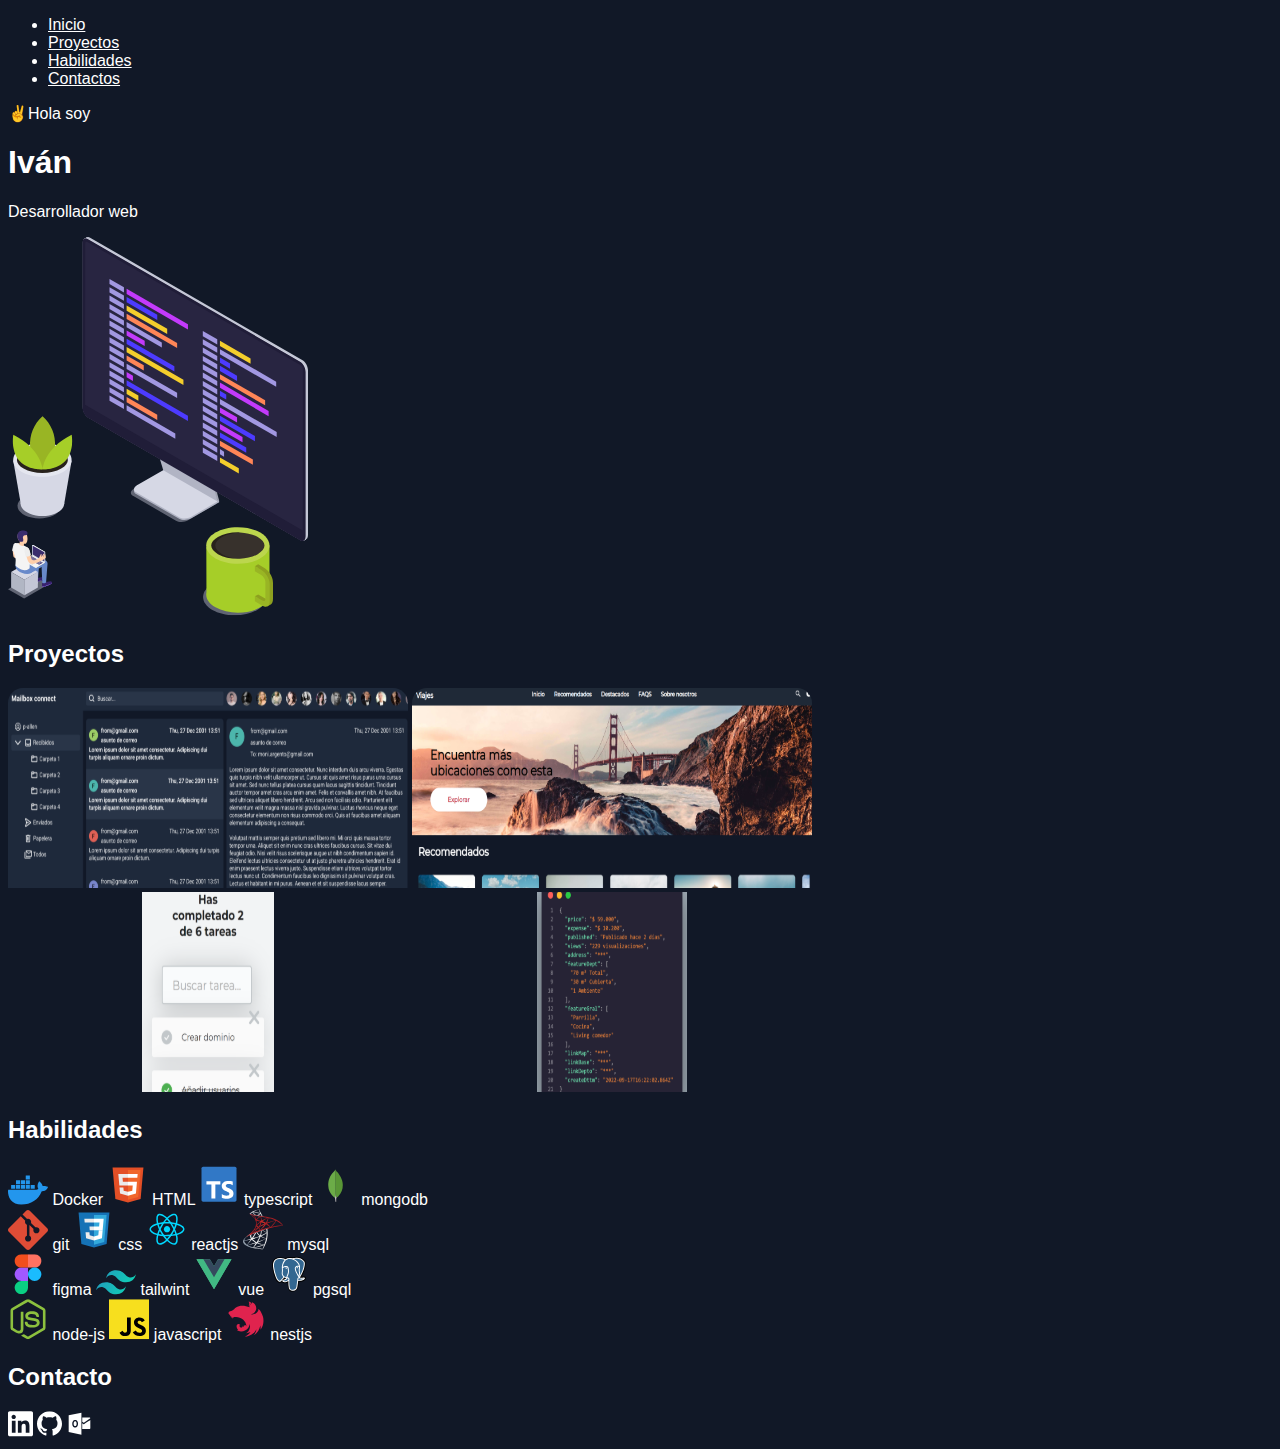
<file: index.html>
<!DOCTYPE html>
<html lang="en">
<head>
    <meta charset="UTF-8">
    <meta name="viewport" content="width=device-width, initial-scale=1.0">
    <meta 
        property="og:title" 
        content="Iván Pérez (Ivanejo)- Mi portafolio web" 
    />
    <meta 
        property="og:description" 
        content="Este es mi primer portafolio web, donde subiré todos mis proyectos" 
    />
    <meta 
        property="og:image" 
        content="https://static.independent.co.uk/s3fs-public/thumbnails/image/2012/04/26/18/Untitled-5.jpg?width=1200" 
    />
    <meta 
        property="og:type"
        content="website"
    />
    <meta
        name="keywords"
        content="Ivanejo, JavaScript, Tecsup, Codigo, Full Stack"
     />
    <title>Mi Portafolio web</title>
</head>
<style>
    *{
        background-color: #111827;
        color: #fff;
        font-family: Arial, Helvetica, sans-serif;
    }
</style>
<body>
    <nav>
        <ul>
            <li><a href="#">Inicio</a></li>
            <li><a href="#">Proyectos</a></li>
            <li><a href="#">Habilidades</a></li>
            <li><a href="#">Contactos</a></li>
        </ul>
    </nav>
    <section>
        <div>
            <p>✌️Hola soy</p>
            <h1>Iván</h1>
            <p>Desarrollador web</p>
        </div>
        <div>
            <img src="./images/landing/coding.svg" alt="">
        </div>
    </section>
    <section>
        <h2>Proyectos</h2>
        <div>
            <div>
                <img src="./images/projects/mailbox.svg" alt="">
                <img src="./images/projects/viajes.svg" alt="">
            </div>
            <div>
                <img src="./images/projects/todolist.svg" alt="">
                <img src="./images/projects/json.svg" alt="">
            </div>
        </div>
    </section>
    <section>
        <h2>Habilidades</h2>
        <div>
            <span>
                <img src="./images/techs/docker.svg" alt="">
                Docker
            </span>
            <span>
                <img src="./images/techs/html.svg" alt="">
                HTML
            </span>
            <span>
                <img src="./images/techs/typescript.svg" alt="">
                typescript
            </span>
            <span>
                <img src="./images/techs/mongodb.svg" alt="">
                mongodb
            </span>
        </div>
        <div>
            <span>
                <img src="./images/techs/git.svg" alt="">
                git
            </span>
            <span>
                <img src="./images/techs/css.svg" alt="">
                css
            </span>
            <span>
                <img src="./images/techs/reactjs.svg" alt="">
                reactjs
            </span>
            <span>
                <img src="./images/techs/mysql.svg" alt="">
                mysql
            </span>
        </div>
        <div>
            <span>
                <img src="./images/techs/figma.svg" alt="">
                figma
            </span>
            <span>
                <img src="./images/techs/tailwint.svg" alt="">
                tailwint 
            </span>
            <span>
                <img src="./images/techs/vue.svg" alt="">
                vue
            </span>
            <span>
                <img src="./images/techs/pgsql.svg" alt="">
                pgsql
            </span>
        </div>
        <div>
            <span>
                <img src="./images/techs/node-js.svg" alt="">
                node-js
            </span>
            <span>
                <img src="./images/techs/javascript.svg" alt="">
                javascript
            </span>
            <span>
                <img src="./images/techs/nestjs.svg" alt="">
                nestjs
            </span>
        </div>
    </section>
    <section>
        <h2>Contacto</h2>
        <div>
            <img src="./images/contacts/Linkedin.svg" alt="">
            <img src="./images/contacts/GitHub_1.svg" alt="">
            <img src="./images/contacts/outlook.svg" alt="">
        </div>
    </section>
</body>
</html>
</file>
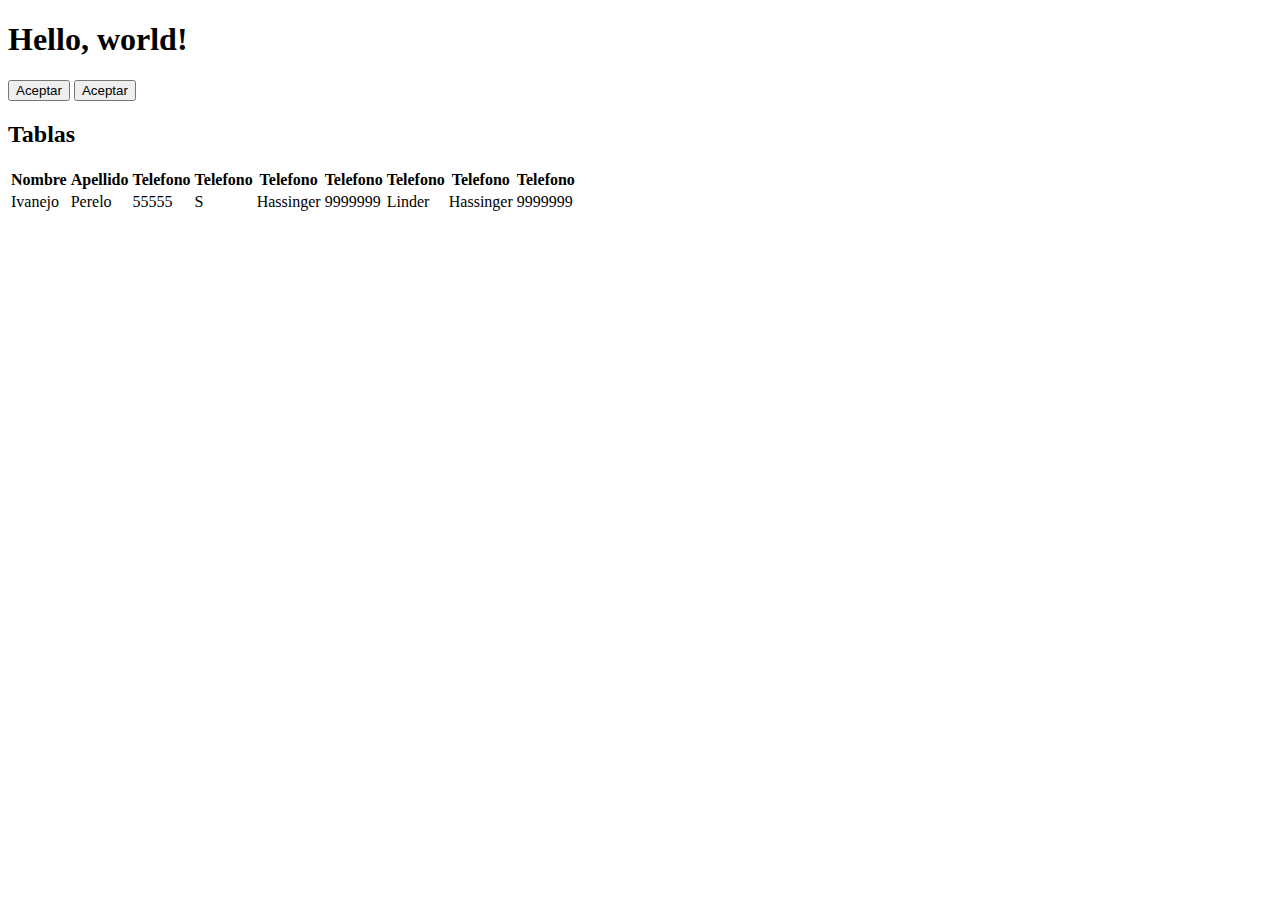
<file: semana5/index.html>
<!DOCTYPE html>
<html lang="en">
  <head>
    <meta charset="utf-8" />
    <meta name="viewport" content="width=device-width, initial-scale=1" />
    <title>Bootstrap demo</title>
    <link
      href="https://cdn.jsdelivr.net/npm/bootstrap@5.3.1/dist/css/bootstrap.min.css"
      rel="stylesheet"
      integrity="sha384-4bw+/aepP/YC94hEpVNVgiZdgIC5+VKNBQNGCHeKRQN+PtmoHDEXuppvnDJzQIu9"
      crossorigin="anonymous"
    />
  </head>
  <body>
    <h1 class="text-primary">Hello, world!</h1>
    <button class="btn btn-success">Aceptar</button>
    <button class="btn btn-danger">Aceptar</button>
    <h2>Tablas</h2>
    <div class="table-responsive">
      <table class="table table-bordered table-hover table-primary">
        <thead>
          <tr>
            <th>Nombre</th>
            <th>Apellido</th>
            <th>Telefono</th>
            <th>Telefono</th>
            <th>Telefono</th>
            <th>Telefono</th>
            <th>Telefono</th>
            <th>Telefono</th>
            <th>Telefono</th>
          </tr>
        </thead>
        <tbody>
          <tr>
            <td>Ivanejo</td>
            <td>Perelo</td>
            <td>55555</td>
            <td>S</td>
            <td>Hassinger</td>
            <td>9999999</td>
            <td>Linder</td>
            <td>Hassinger</td>
            <td>9999999</td>
          </tr>
        </tbody>
      </table>
    </div>
    <script
      src="https://cdn.jsdelivr.net/npm/bootstrap@5.3.1/dist/js/bootstrap.bundle.min.js"
      integrity="sha384-HwwvtgBNo3bZJJLYd8oVXjrBZt8cqVSpeBNS5n7C8IVInixGAoxmnlMuBnhbgrkm"
      crossorigin="anonymous"
    ></script>
  </body>
</html>
</file>
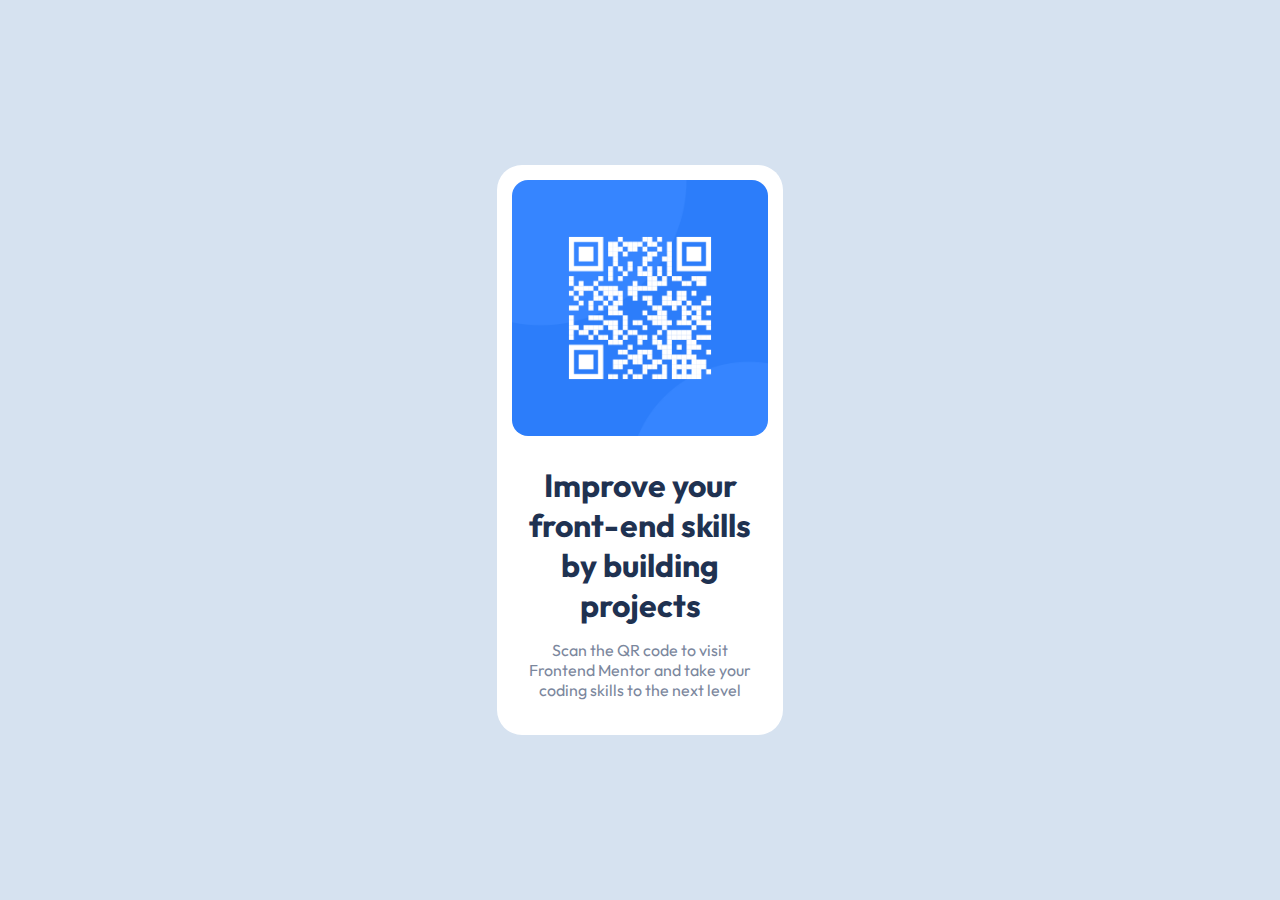
<file: semana 3/reto-1/index.html>
<!DOCTYPE html>
<html lang="en">
<head>
    <meta charset="UTF-8">
    <meta name="viewport" content="width=device-width, initial-scale=1.0">
    <title>Reto 1</title>
    
    <link rel="preconnect" href="https://fonts.googleapis.com">
    <link rel="preconnect" href="https://fonts.gstatic.com" crossorigin>
    <link href="https://fonts.googleapis.com/css2?family=Outfit:wght@200;700&display=swap" rel="stylesheet">
       
    <link rel="stylesheet" href="./css/styles.css">
</head>
<body>
    <section class="container">
        <div class="box">
            <img class="img" src="./images/image-qr-code.png" alt="">
            <div>
                <h1 class="title">Improve your front-end skills by building projects</h1>
                <p class="description">Scan the QR code to visit Frontend
                    Mentor and take your coding skills to the next level</p>
            </div>
        </div>
    </section>
</body>
</html>
</file>
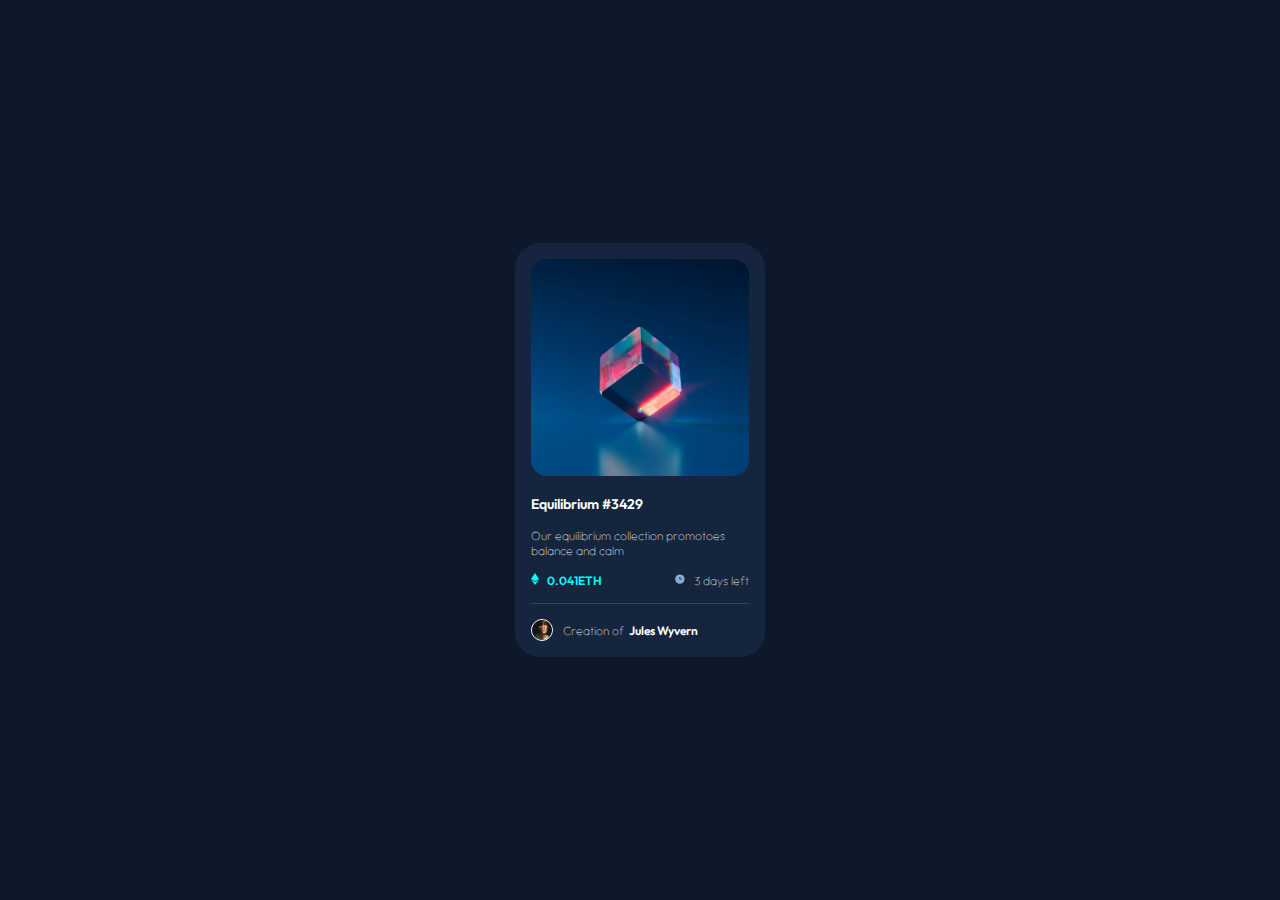
<file: semana 3/reto-2/index.html>
<!DOCTYPE html>
<html lang="en">
<head>
    <meta charset="UTF-8">
    <meta name="viewport" content="width=device-width, initial-scale=1.0">
    <title>reto-2</title>

    <link rel="preconnect" href="https://fonts.googleapis.com">
    <link rel="preconnect" href="https://fonts.gstatic.com" crossorigin>
    <link href="https://fonts.googleapis.com/css2?family=Outfit:wght@100;200;700&display=swap" rel="stylesheet">

    <link rel="stylesheet" href="./css/styles.css">
</head>
<body>
    <section class="container">
        <div class="box">
            <img class="img" src="./images/image-equilibrium.jpg" alt="">
            <h1 class="title color_blanco margin_top15">Equilibrium #3429</h1>
            <p class="p1 margin_top15 color_blanco font_size">Our equilibrium collection promotoes balance and calm</p>
            <section class="container_2 margin_top15">
                <div class="box_2">
                    <img class="img_chicas_1" src="./images/icon-ethereum.svg" alt="">
                    <p class="p2 font_size">0.041ETH</p>
                </div>
                <div class="box_2">
                    <img class="img_chicas_1 color_blanco" src="./images/icon-clock.svg" alt="">
                    <p class="p1 font_size color_blanco">3 days left</p>
                </div>
            </section>
            <section class="container_3 margin_top15">
                    <img class="img_chicas_2" src="./images/image-avatar.png" alt="">
                    <p class="p1 color_blanco font_size">Creation of</p>
                    <p class="p3 font_size color_blanco p2_before">Jules Wyvern</p>
            </section>
        </div>
    </section>
</body>
</html>
</file>
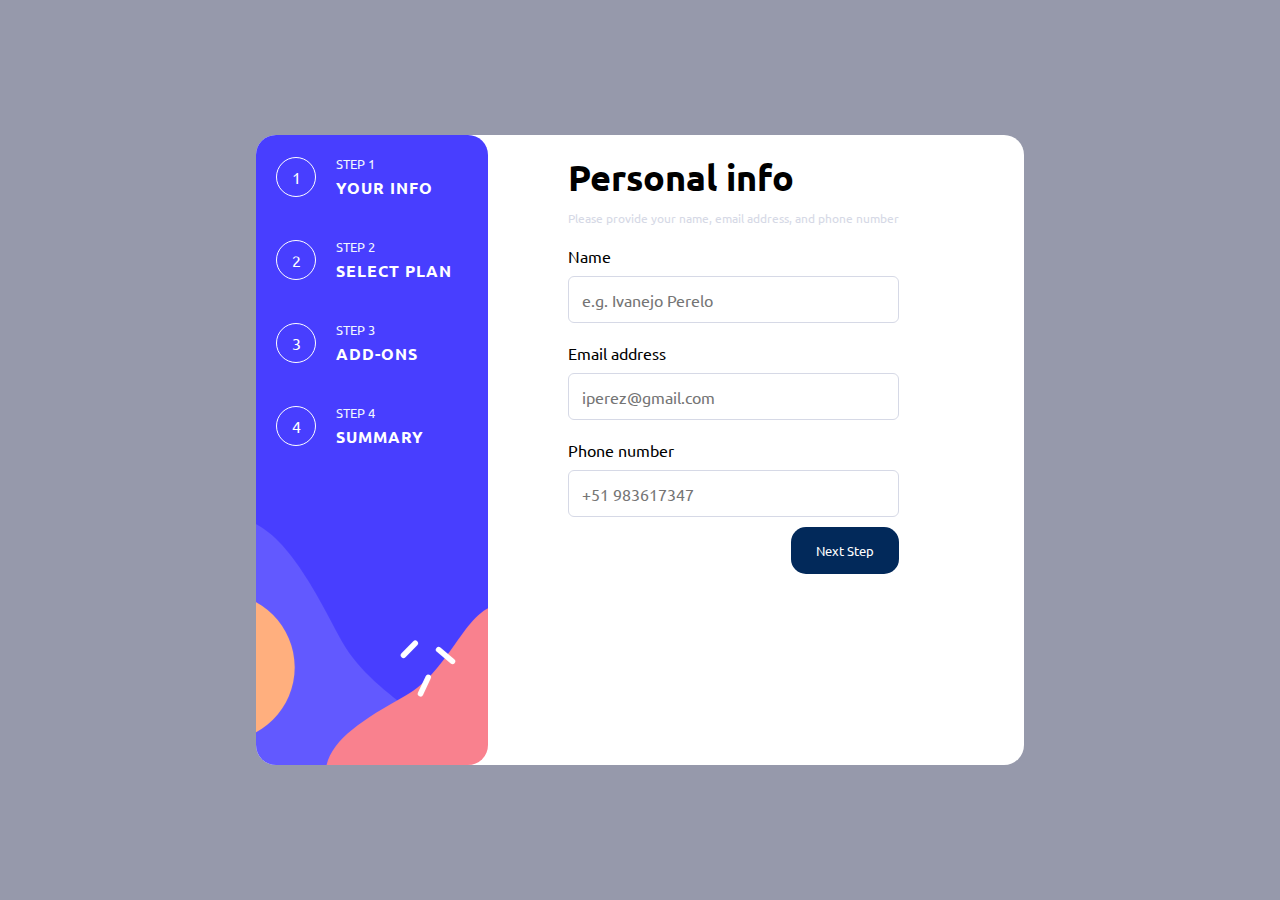
<file: semana 3/reto-3/index.html>
<!DOCTYPE html>
<html lang="en">
<head>
    <meta charset="UTF-8">
    <meta name="viewport" content="width=device-width, initial-scale=1.0">
    <title>Retos</title>
    <link rel="stylesheet" href="./css/fonts.css">
    <link rel="stylesheet" href="./css/styles.css">
</head>
<body>
    <section class="container flex"> <!--el flex se agregó por el .flex que se puso en css-->
        <div class="container_box flex radius-md">
            <div class="radius-md padding_20">
                <div class="flex step_container">
                    <div>
                        <span class="step_circle">1</span>
                    </div>
                    <div>
                        <p class="step_title uppercase">step 1</p>
                        <p class="step_decription uppercase">your info</p>
                 </div>
                </div>
                <div class="flex step_container">
                    <div>
                        <span class="step_circle">2</span>
                    </div>
                    <div>
                        <p class="step_title uppercase">step 2</p>
                        <p class="step_decription uppercase">Select plan</p>
                 </div>
                </div>
                <div class="flex step_container">
                    <div>
                        <span class="step_circle">3</span>
                    </div>
                    <div>
                        <p class="step_title uppercase">step 3</p>
                        <p class="step_decription uppercase">add-ONS</p>
                 </div>
                </div>
                <div class="flex step_container">
                    <div>
                        <span class="step_circle">4</span>
                    </div>
                    <div>
                        <p class="step_title uppercase">step 4</p>
                        <p class="step_decription uppercase">summary</p>
                 </div>
                </div>
            </div>
            <div class="padding_20">
                <div class="container_info">
                    <h1 class="title_info">Personal info</h1>
                    <p class="description_info">
                        Please provide your name, email address, and phone number
                    </p>
                    <form action="">
                        <label for="" class="container_input">Name
                            <input 
                                type="text" 
                                placeholder="e.g. Ivanejo Perelo"
                                autocomplete="new-password"><!--en vez de off tbm new-password -> Para que no salga los autocompletados en los navegadores-->
                        </label>

                        <label for="" class="container_input">Email address
                            <input 
                                type="email" 
                                placeholder="iperez@gmail.com"
                                autocomplete="new-password"><!--en vez de off tbm new-password -> Para que no salga los autocompletados en los navegadores-->
                        </label>

                        <label for="" class="container_input">Phone number
                            <input 
                                type="tel" 
                                placeholder="+51 983617347"
                                autocomplete="new-password"><!--en vez de off tbm new-password -> Para que no salga los autocompletados en los navegadores-->
                        </label>
                        <div class="button_container">
                            <button type="submit" class="button">Next Step</button>
                        </div>
                    </form>
                </div>
            </div>
        </div>   
    </section>
</body>
</html>
</file>
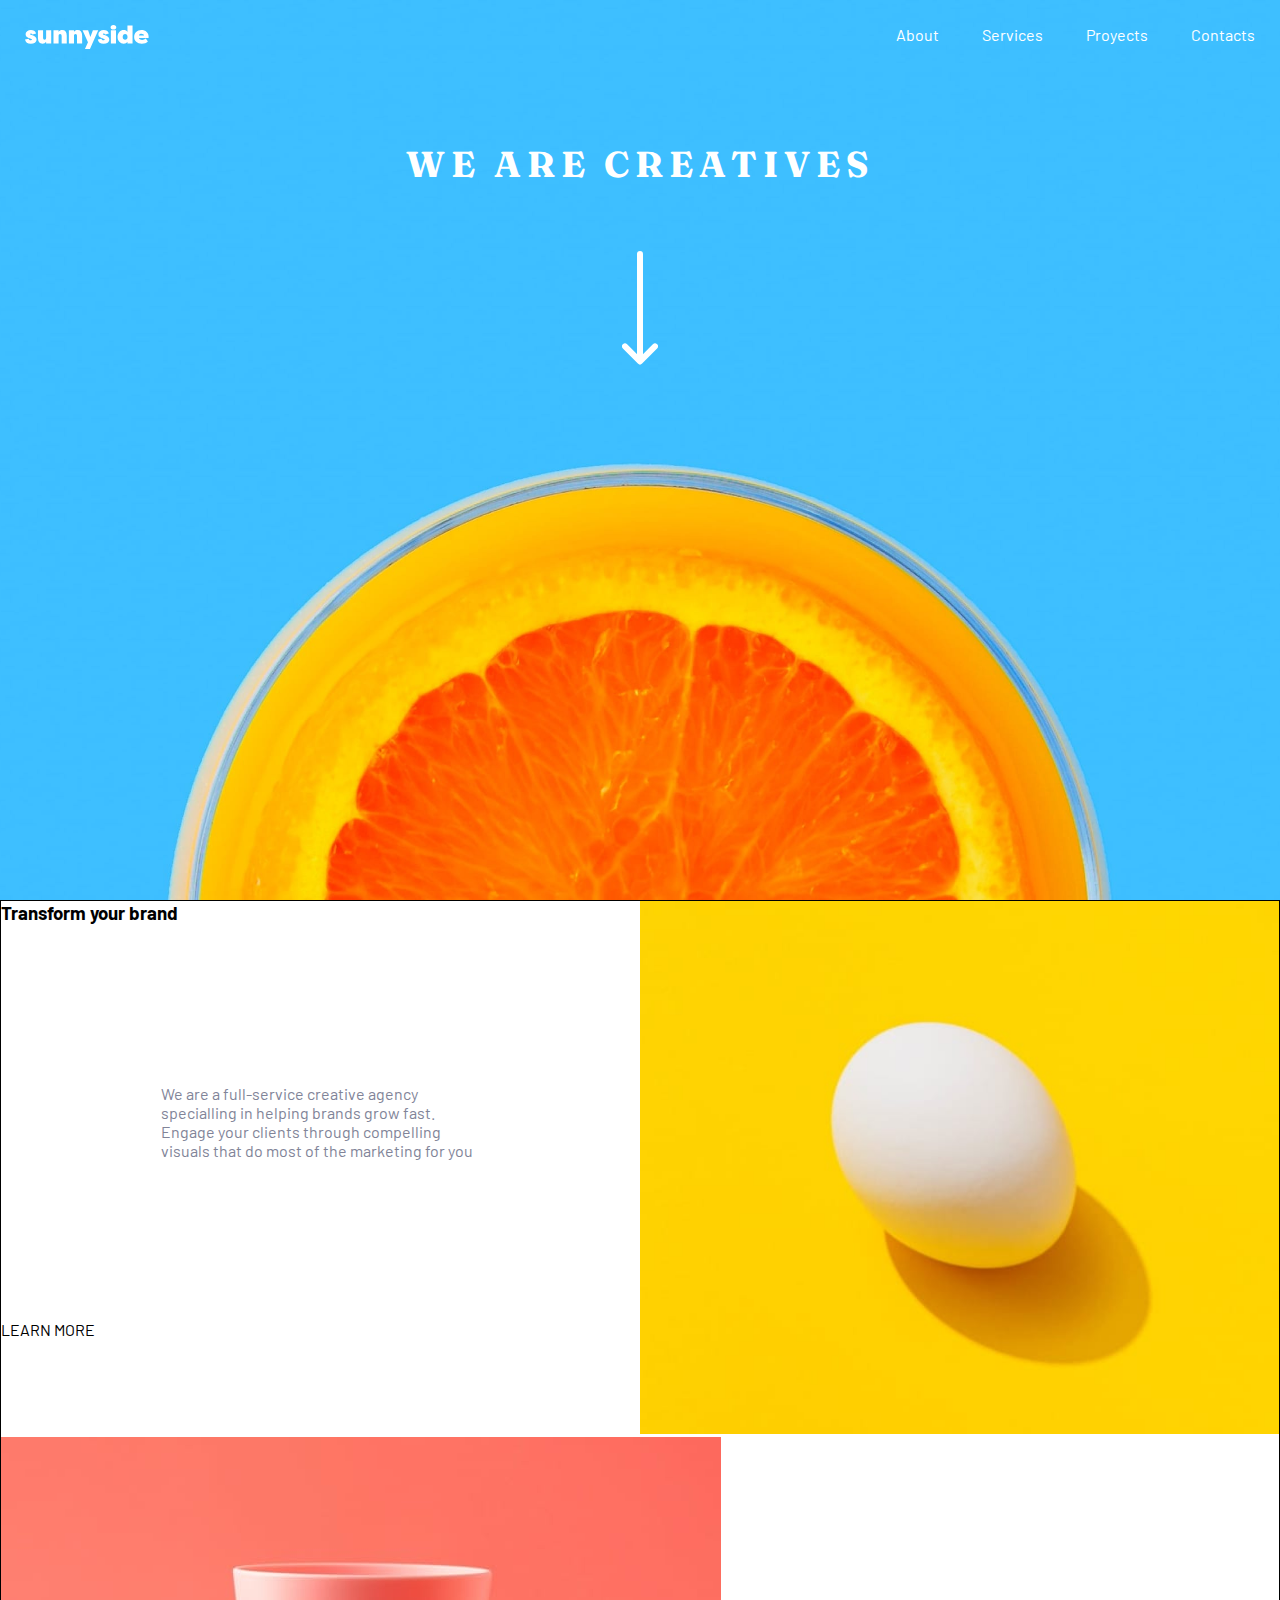
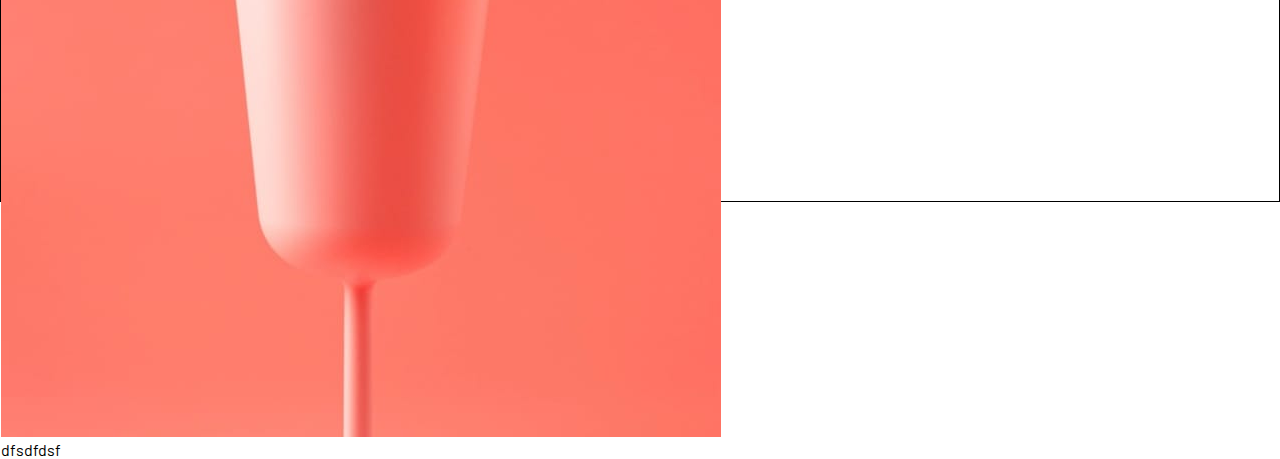
<file: semana 3/reto-4/index.html>
<!DOCTYPE html>
<html lang="en">
<head>
    <meta charset="UTF-8">
    <meta name="viewport" content="width=device-width, initial-scale=1.0">
    <title>Sunnyside</title>

    <link rel="preconnect" href="https://fonts.googleapis.com">
    <link rel="preconnect" href="https://fonts.gstatic.com" crossorigin>
    <link href="https://fonts.googleapis.com/css2?family=Barlow:wght@600&family=Fraunces:opsz,wght@9..144,900&family=Outfit:wght@100;200;700&display=swap" rel="stylesheet">

    <link rel="stylesheet" href="./css/styles.css">
</head>
<body>
    <section class="section_one">
        <div class="container_one flex">
            <div>
                <img src="./assets/images/logo.svg" alt="">
            </div>
            <div>
                <nav class="nav">
                    <a href="#" class=" nav_one letter_white">About</a>
                    <a href="#" class="letter_white margin_i_nav">Services</a>
                    <a href="#" class="letter_white margin_i_nav">Proyects</a>
                    <a href="#" class="letter_white margin_i_nav">Contacts</a>
                </nav>
            </div>
        </div>
        <div class="container_two">
            <h1 class="title letter_white">We are creatives</h1>
            <img class="icon_arrow" src="./assets/images/icon-arrow-down.svg" alt="">
        </div >
    </section>
    <section class="section_two">
        <div class="flex">
            <div class="conteiner_50">
                <h3>Transform your brand</h3>
                <p class="p_1">We are a full-service creative agency specialling in helping brands grow fast. Engage your clients through compelling visuals that do most of the marketing for you</p>
                <p>LEARN MORE</p>
            </div>
            <div class="conteiner_50">
                <img class="img" src="./assets/images/desktop/egg.jpg" alt="">
            </div>
        </div>
        <div class="">
            <div class="conteiner_50">
                <img src="./assets/images/desktop/image-stand-out.jpg" alt="">
            </div>
            <div class="conteiner_50">
                dfsdfdsf
            </div>
        </div>
    </section>
</body>
</html>
</file>
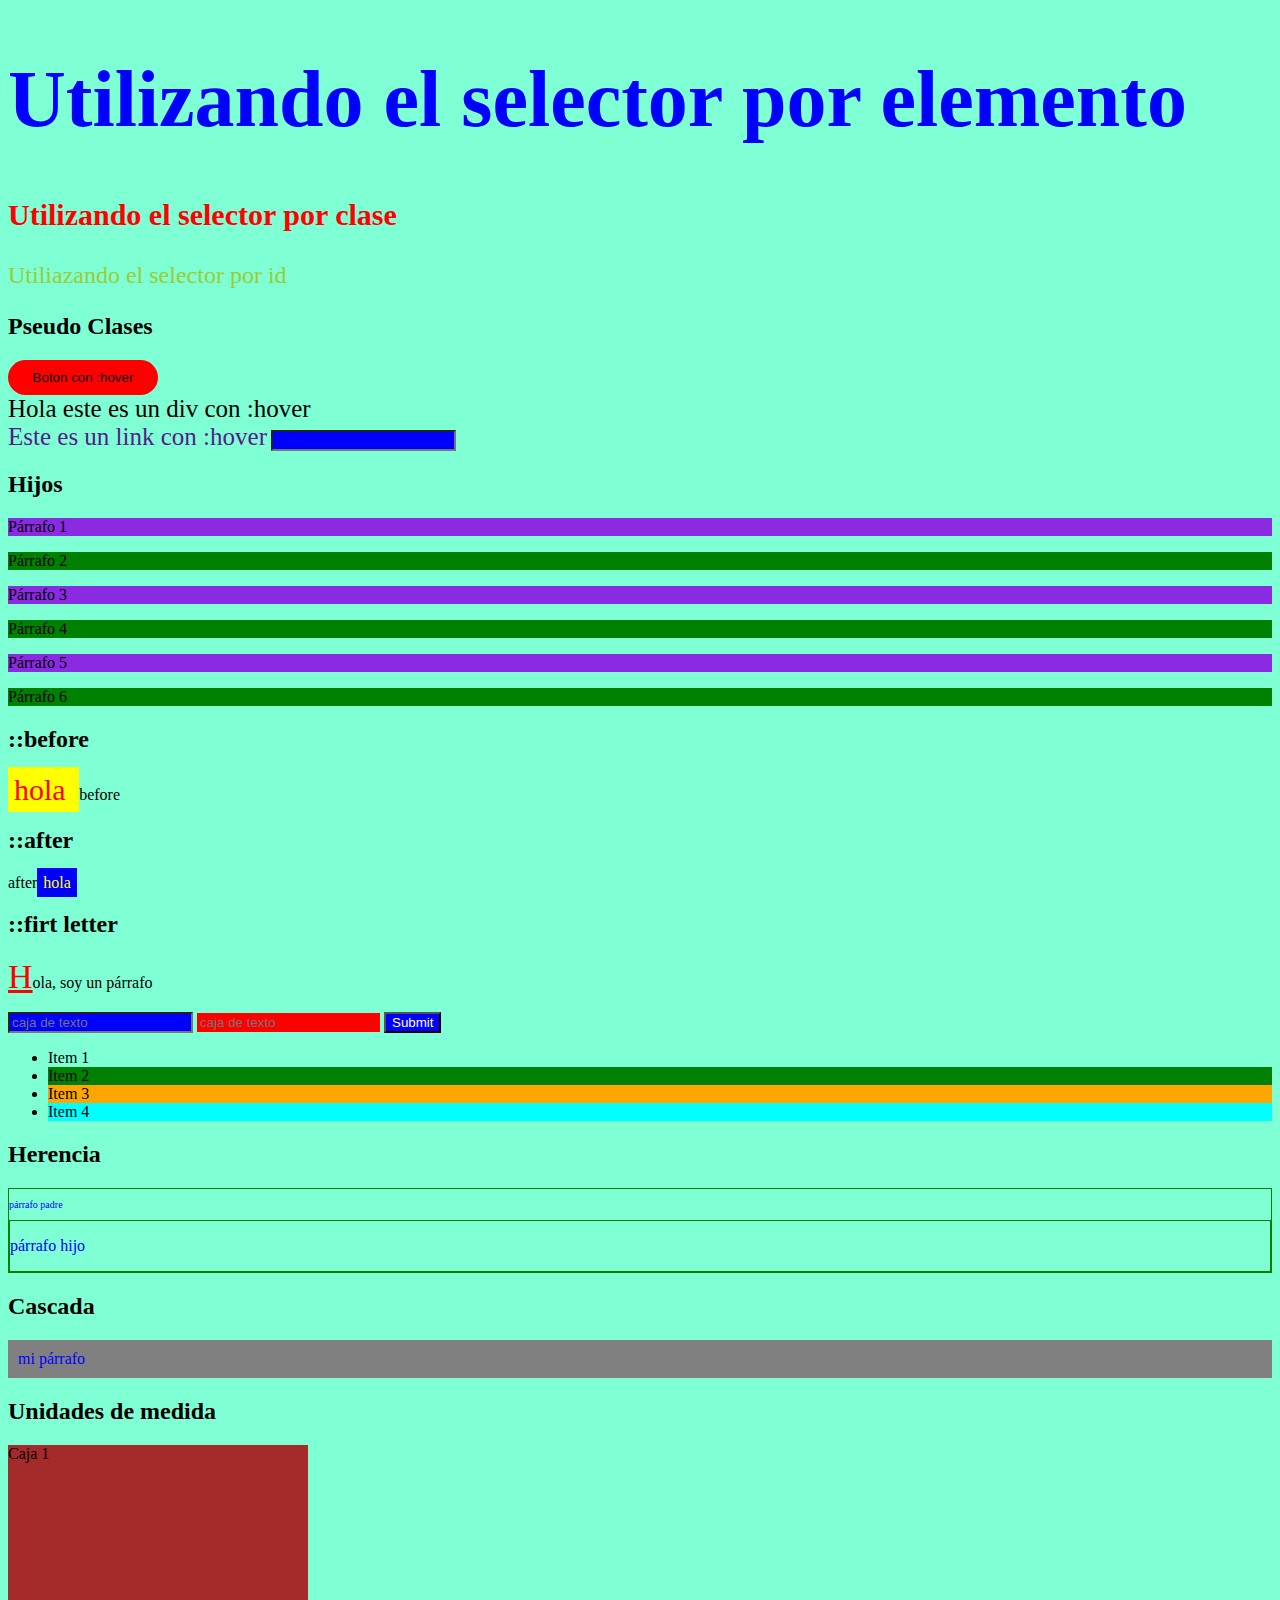
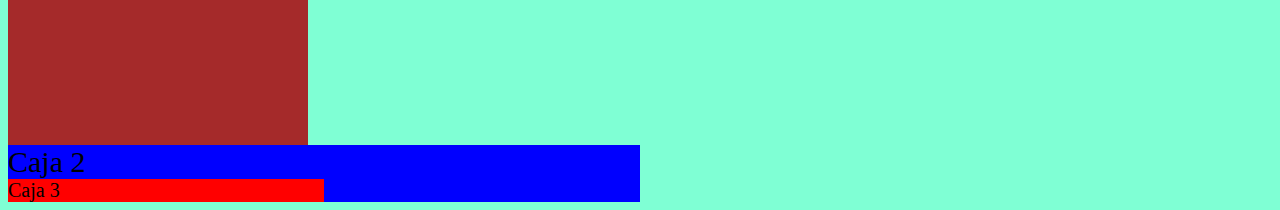
<file: semana2/dia 2/index.html>
<!--
    abrir la terminal: CTRL + Ñ
    cerrar la tterminal: CTRL + J
-->

<!DOCTYPE html>
<html lang="en">
<head>
    <meta charset="UTF-8">
    <meta name="viewport" content="width=device-width, initial-scale=1.0">
    <title>Aprendiendo CSS</title>
    <link rel="stylesheet" href="./styles.css"><!--para vincular el archivo css-->
    <!---Tambiém se puede utilizar poniendo la etiqueta style (No recomendado):
    <style>
        body{
            background-color:aquamarine;
        }semana2/dia 2/styles.css
    </style>
    -->
</head>
<body> 
    <!--Tambien se puede agregar como atributo, se le llama estilos embebidos (no recomendado porque reemplazaría lo establecido en el archivo.css)
    <p style="font-size: 30px;">Soy un texto</p>
    -->
    <h1>Utilizando el selector por elemento</h1>
    <h3 class="selector_clase">Utilizando el selector por clase</h3>
    <p id="selector_id">Utiliazando el selector por id</p>

    <!--Pseudo Clases-->
    <h2>Pseudo Clases</h2>
    <button>Boton con :hover</button>
    <div class="pseudo_clase_hover">
        Hola este es un div con :hover
    </div>
    <a class="pseudo_clase_link_hover" href="">Este es un link con :hover</a>
    <input type="text">

    <h2>Hijos</h2>
    <div class="hijos_pseudo"> <!--Para que funcione la clase hijos deben estar dentro de un padre, que sería el div-->
        <p class="p">Párrafo 1</p>
        <p class="p">Párrafo 2</p>
        <p class="p">Párrafo 3</p>
        <p class="p">Párrafo 4</p>
        <p class="p">Párrafo 5</p>
        <p class="p">Párrafo 6</p>
    </div>
    <!--Pseudo elementos (se utilizan ::)-->
    <h2>::before</h2>
    <div class="prueba_before">before</div>
    <h2>::after</h2>
    <div class="prueba_after">after</div>
    <h2>::firt letter</h2>
    <p class="prueba_first_letter">Hola, soy un párrafo</p>

    <!-- Pseudo clase de validación: CSS de validación-->
    <form action="">
        <input class ="input1" type="text" placeholder="caja de texto">
        <input class ="input1" type="text" placeholder="caja de texto" required>
        <input type="submit">
    </form>

    <!--Selectores combinados y múltiples-->
    <div class="padre">
        <ul>
            <li>Item 1</li>
            <li class="selecciona_este_li">Item 2</li>
            <li>Item 3</li>
            <li>Item 4</li>
        </ul>
        <!--herencia-->
        <h2>Herencia</h2>
        <div class="container">
            <p>párrafo padre</p>
            <div class="child">
                <p>párrafo hijo</p>
            </div>
        </div>
    </div>
    <!--Cascada-->
    <h2>Cascada</h2>
    <div class="mi_parrafo">mi párrafo</div>
    <!--Unidades de medida-->
    <h2>Unidades de medida</h2>
    <div class="caja_1">Caja 1</div>
    <div class="caja_2">Caja 2
        <div class="caja_3">Caja 3</div>
    </div>
</body>
</html>
</file>
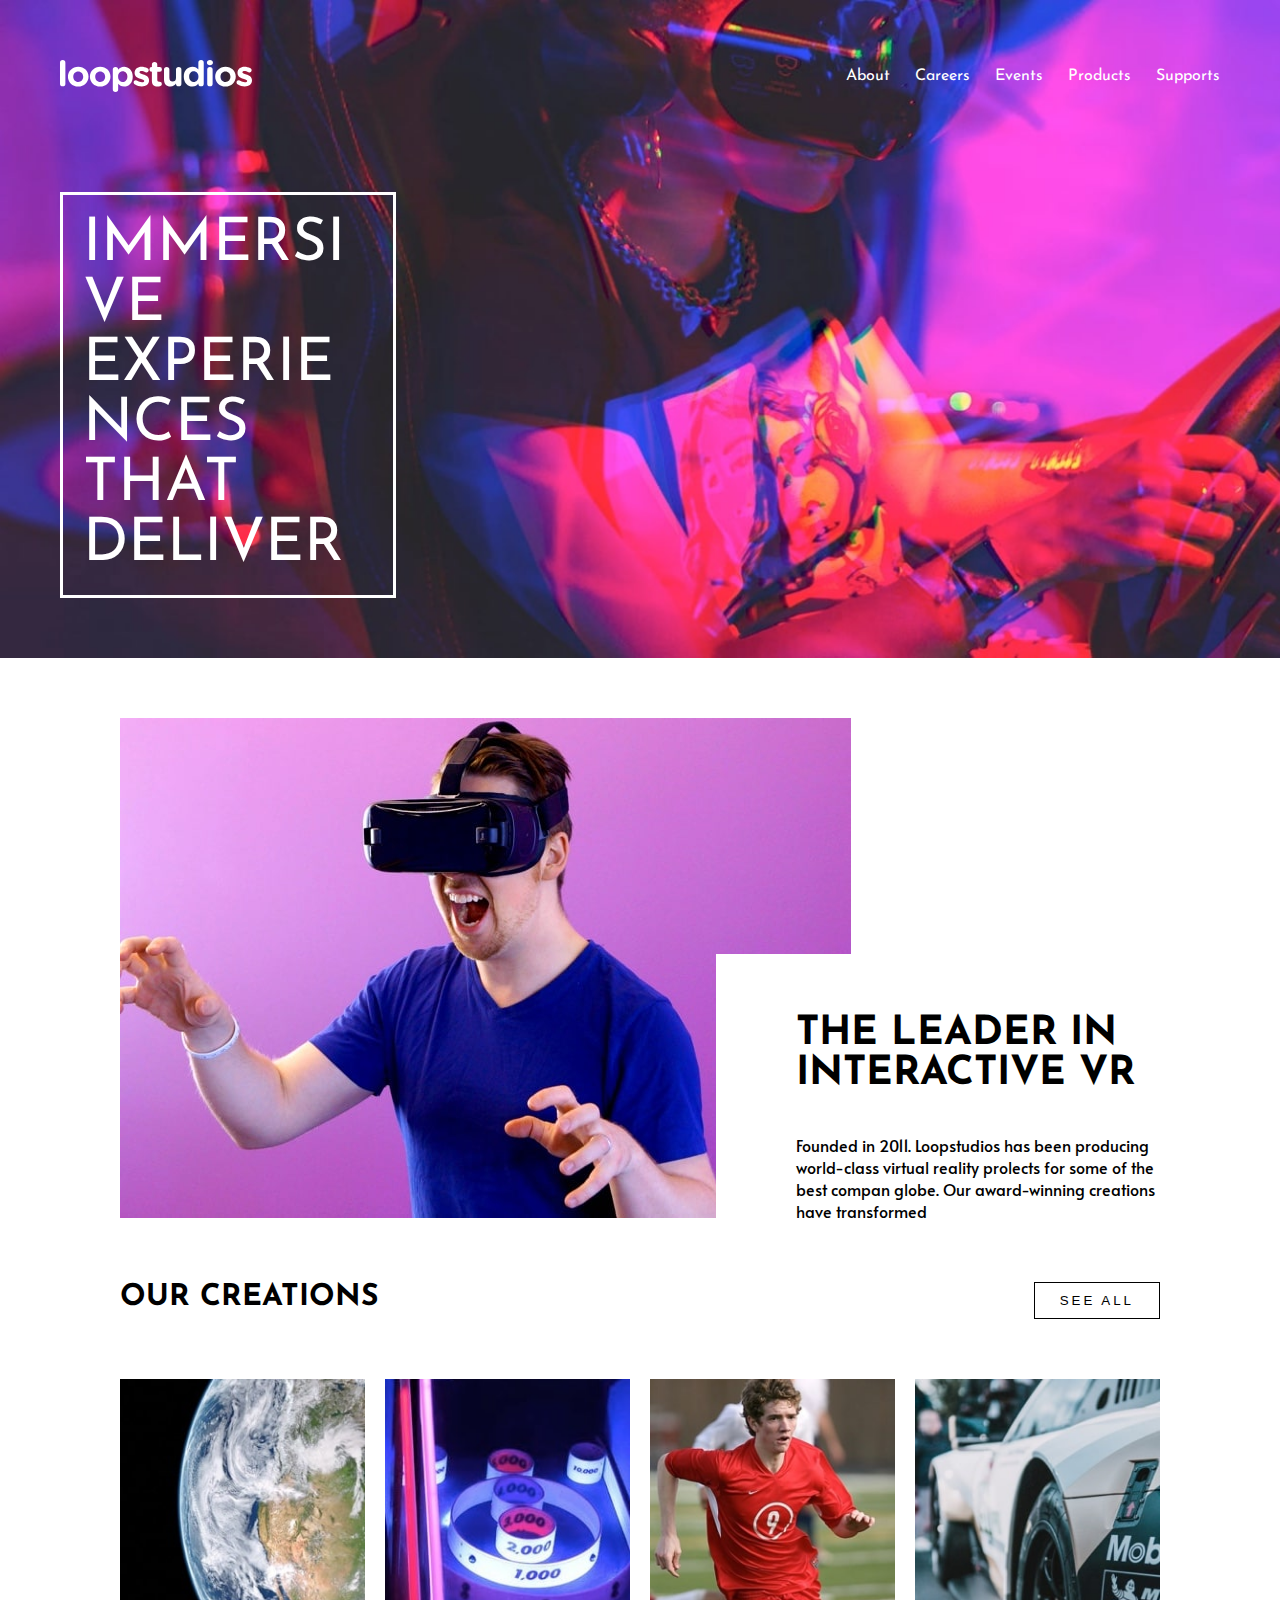
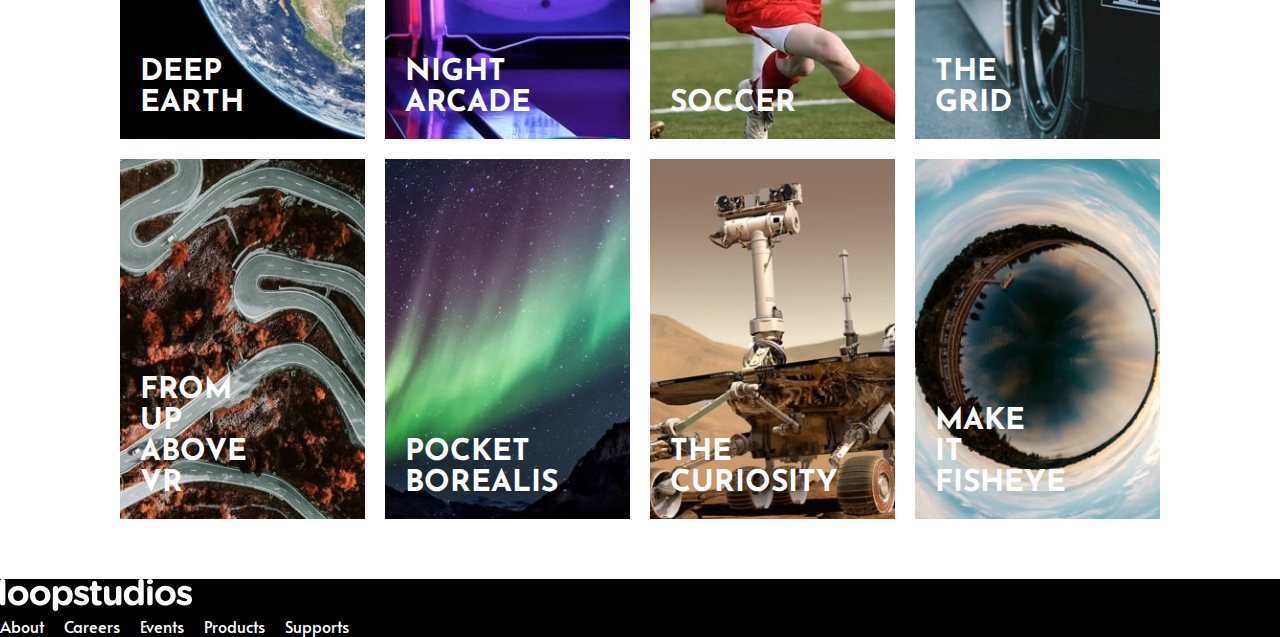
<file: semana4/reto-5/index.html>
<!DOCTYPE html>
<html lang="en">

<head>
    <meta charset="UTF-8">
    <meta name="viewport" content="width=device-width, initial-scale=1.0">
    <title>Document</title>
    <link rel="preconnect" href="https://fonts.googleapis.com">
    <link rel="preconnect" href="https://fonts.gstatic.com" crossorigin>
    <link href="https://fonts.googleapis.com/css2?family=Alata&family=Josefin+Sans:wght@300&display=swap"
        rel="stylesheet">
    <link rel="stylesheet" href="./css/styles.css">
</head>

<body>
    <section class="principal_section">
        <nav class="nav">
            <img src="./assets/icons/logo.svg" alt="">
            <ul class="nav_list">
                <li>About</li>
                <li>Careers</li>
                <li>Events</li>
                <li>Products</li>
                <li>Supports</li>
            </ul>
        </nav>
        <div class="hero">
            <div>
                <h1>IMMERSIVE EXPERIENCES THAT DELIVER</h1>
            </div>
        </div>
    </section>
    <main class="main">
        <section class="article_section">
            <div>
                <img src="./assets/desktop/image-interactive.jpg" alt="">
            </div>
            <div class="article_container">
                <h2>THE LEADER IN INTERACTIVE VR</h2>
                <p>
                    Founded in 2011. Loopstudios has been producing world-class virtual
                    reality prolects for some of the best compan globe. Our award-winning
                    creations have transformed
                </p>
            </div>
        </section>
        <div class="gallery_title">
            <h2>OUR CREATIONS</h2>
            <button class="button">SEE ALL</button>
        </div>
        <section class="gallery">
            <div class="earth">
                <h3>DEEP EARTH</h3>
            </div>
            <div class="arcade">
                <h3>NIGHT ARCADE</h3>
            </div>
            <div class="soccer">
                <h3>SOCCER</h3>
            </div>
            <div class="race">
                <h3>THE GRID</h3>
            </div>
            <div class="trip">
                <h3>FROM UP ABOVE VR</h3>
            </div>
            <div class="sky">
                <h3>POCKET BOREALIS</h3>
            </div>
            <div class="mars">
                <h3>THE CURIOSITY</h3>
            </div>
            <div class="wave">
                <h3>MAKE IT FISHEYE</h3>
            </div>
        </section>
    </main>
    <section class="footer">
            <nav class="footer_nav">
                <img src="./assets/icons/logo.svg" alt="">
                <ul class="footer_nav_list">
                    <li>About</li>
                    <li>Careers</li>
                    <li>Events</li>
                    <li>Products</li>
                    <li>Supports</li>
                </ul>
            </nav>

    </section>
</body>

</html>
</file>
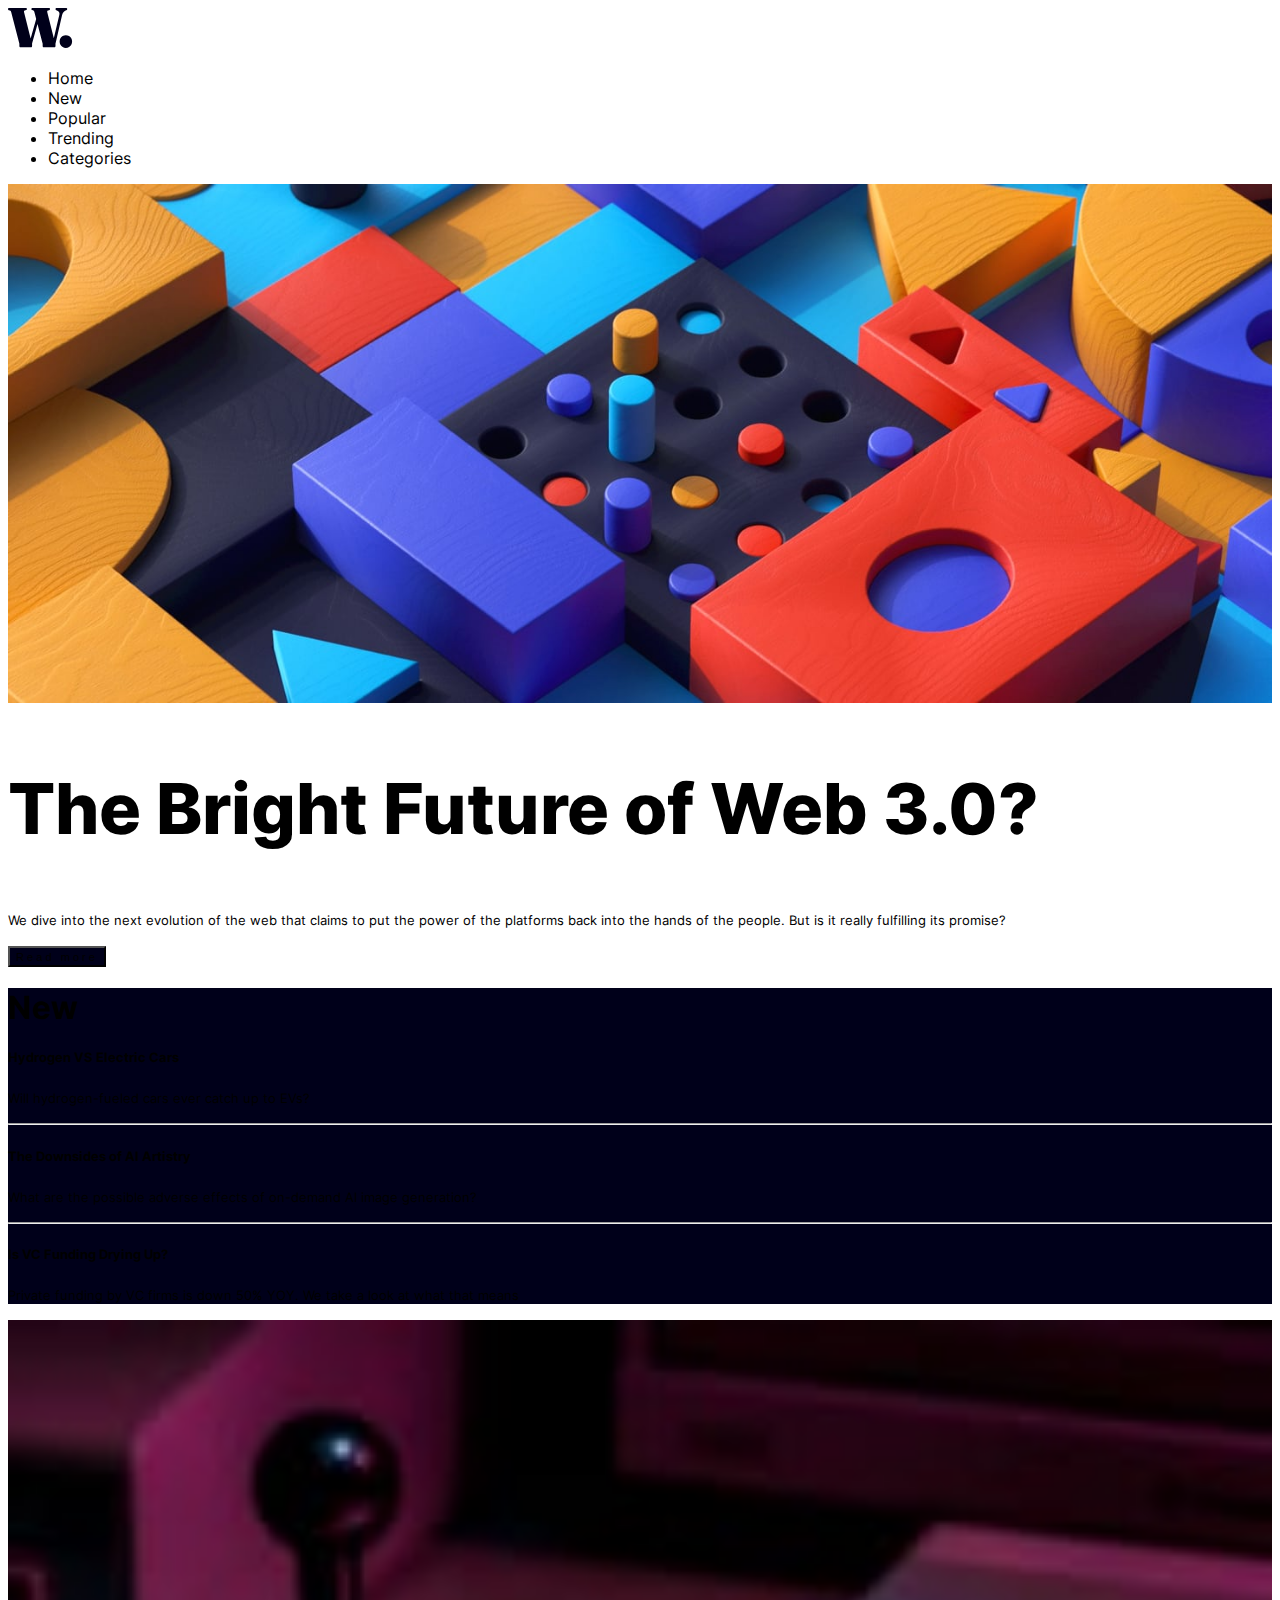
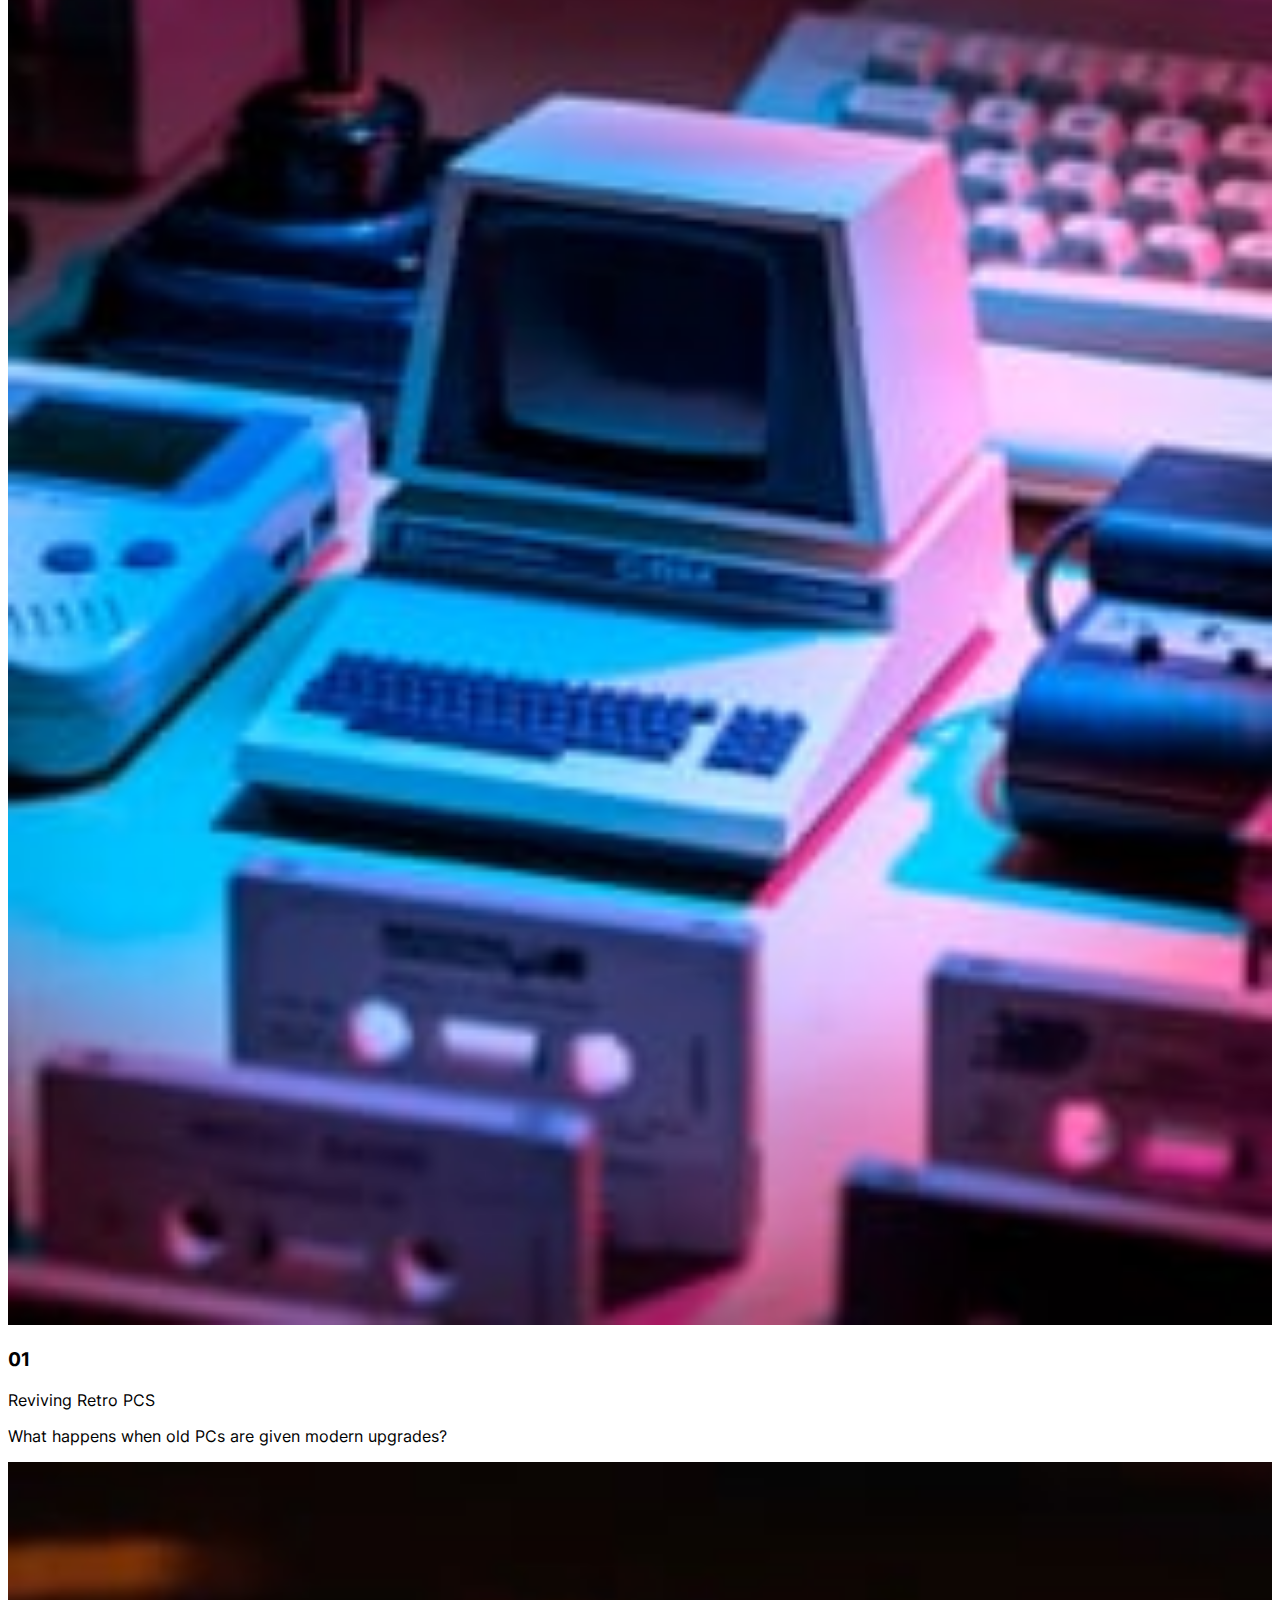
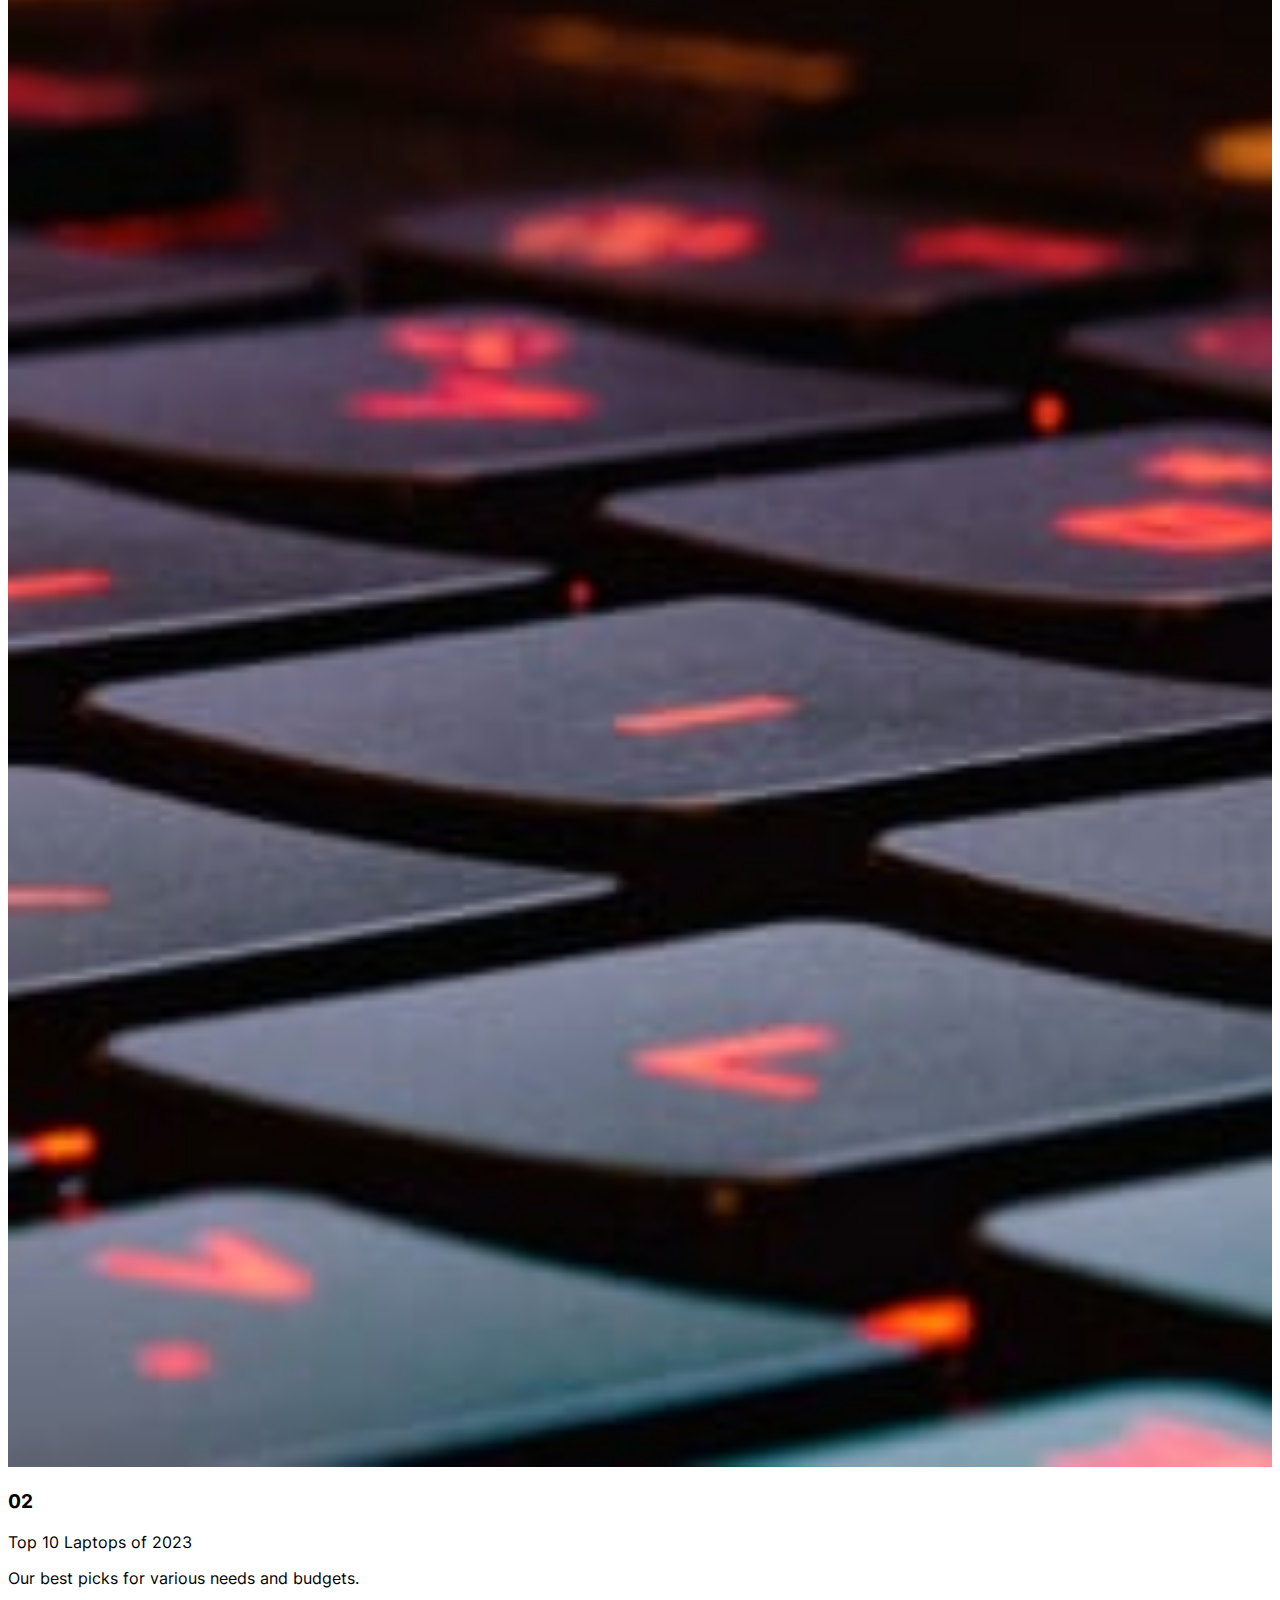
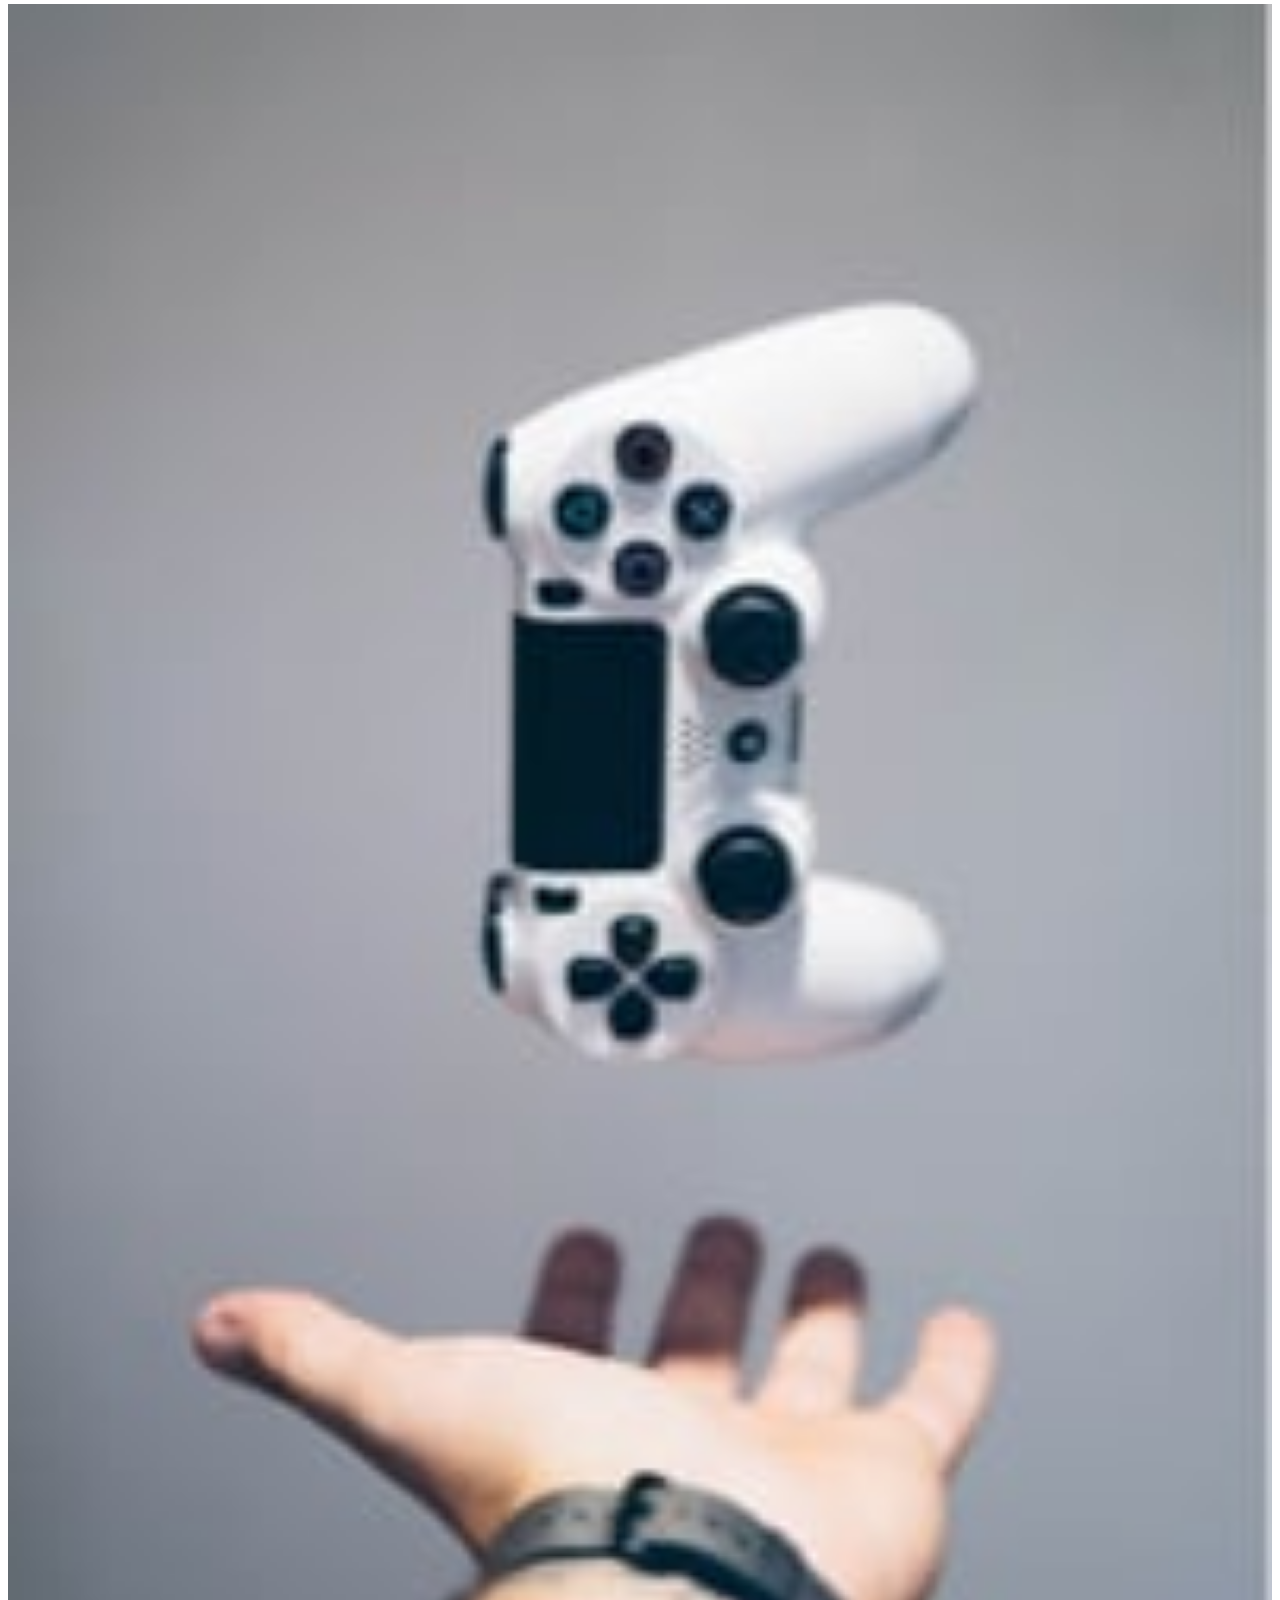
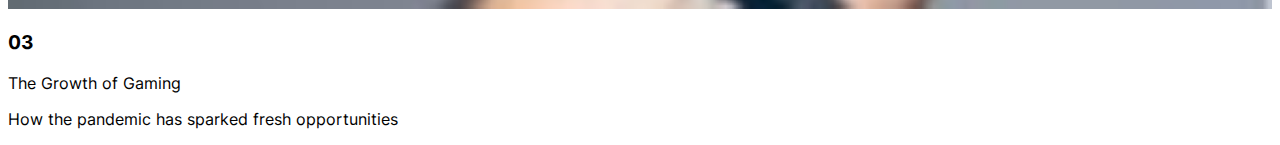
<file: semana5/reto-6/index.html>
<!doctype html>
<html lang="en">

<head>
    <meta charset="utf-8">
    <meta name="viewport" content="width=device-width, initial-scale=1">
    <title>Reto 6 - Bootstrap</title>
    <link href="https://cdn.jsdelivr.net/npm/bootstrap@5.3.1/dist/css/bootstrap.min.css" rel="stylesheet"
        integrity="sha384-4bw+/aepP/YC94hEpVNVgiZdgIC5+VKNBQNGCHeKRQN+PtmoHDEXuppvnDJzQIu9" crossorigin="anonymous">
    <link rel="stylesheet" href="./css/style.css">
</head>

<body>
    <main class="container mt-5">
        <nav class="d-flex justify-content-between align-items-center"> <!--d-flex = display flex-->
            <div>
                <img src="./assets/images/logo.svg" alt="">
            </div>
            <div>
                <ul class="d-flex list-unstyled gap-4"> <!-- list-unstyled = para quitas los puntos de las listas li-->
                    <li>Home</li>
                    <li>New</li>
                    <li>Popular</li>
                    <li>Trending</li>
                    <li>Categories</li>
                </ul>
            </div>
        </nav>
        <section class="row mt-5">
            <div class="col-md-8 col-lg-9">
                <div>
                    <img width="100%" src="./assets/images/image-web-3-desktop.jpg" alt="">
                </div>
                <div class="row mt-4">
                    <div class="col-md-6">
                        <h2 class="text-principal">The Bright Future of Web 3.0?</h2>
                    </div>
                    <div class="col-md-6">
                        <p class="text-body-tertiary">
                            <small>
                                We dive into the next evolution of the web that claims to put the power of the platforms
                                back into the hands of the people. But is it really fulfilling its promise?
                            </small>
                        </p>
                        <button class="btn text-uppercase text-white bg-primary px-4 py-2 rounded-0 letter-3">
                            <small>Read more
                            </small>
                        </button>
                    </div>

                </div>
            </div>
            <div class="col-md-4 col-lg-3">
                <div class="bg-primary p-3 text-white">
                    <h1 class="text-warning">New</h1>
                    <h5 class="mt-4">Hydrogen VS Electric Cars</h5>
                    <p>
                        <small>
                            Will hydrogen-fueled cars ever catch up to EVs?
                        </small>
                    </p>
                    <hr class="my-4" /> <!--Es una línea-->
                    <h5 class="mt-4">The Downsides of Al Artistry</h5>
                    <p>
                        <small>
                            What are the possible adverse effects of on-demand Al image
                            generation?
                        </small>
                    </p>
                    <hr class="my-4" />
                    <!-- my = arriba y abajo (Top y Button) ... mx = derecha e izquierda (left y right)-->
                    <h5 class="mt-4">Is VC Funding Drying Up?</h5>
                    <p>
                        <small>
                            Private funding by VC firms is down 50% YOY. We take a look at
                            what that means
                        </small>
                    </p>
                </div>
            </div>
        </section>
        <section class="row my-4 justify-content-between">
            <div class="col-md-4 row">
                <div class="col-md-4">
                    <img width="100%" src="./assets/images/image-retro-pcs.jpg" alt="">
                </div>
                <div class="col-md-8">
                    <h3>01</h3>
                    <p>Reviving Retro PCS</p>
                    <p>What happens when old PCs are given modern upgrades?</p>
                </div>
            </div>
            <div class="col-md-4 row">
                <div class="col-md-4">
                    <img width="100%" src="./assets/images/image-top-laptops.jpg" alt="">
                </div>
                <div class="col-md-8">
                    <h3>02</h3>
                    <p>Top 10 Laptops of 2023</p>
                    <p>Our best picks for various needs and budgets.</p>
                </div>
            </div>
            <div class="col-md-4 row">
                <div class="col-md-4">
                    <img width="100%" src="./assets/images/image-gaming-growth.jpg" alt="">
                </div>
                <div class="col-md-8">
                    <h3>03</h3>
                    <p>The Growth of Gaming</p>
                    <p>How the pandemic has sparked fresh opportunities</p>
                </div>
            </div>
        </section>
    </main>
    <script src="https://cdn.jsdelivr.net/npm/bootstrap@5.3.1/dist/js/bootstrap.bundle.min.js"
        integrity="sha384-HwwvtgBNo3bZJJLYd8oVXjrBZt8cqVSpeBNS5n7C8IVInixGAoxmnlMuBnhbgrkm"
        crossorigin="anonymous"></script>
</body>

</html>
</file>
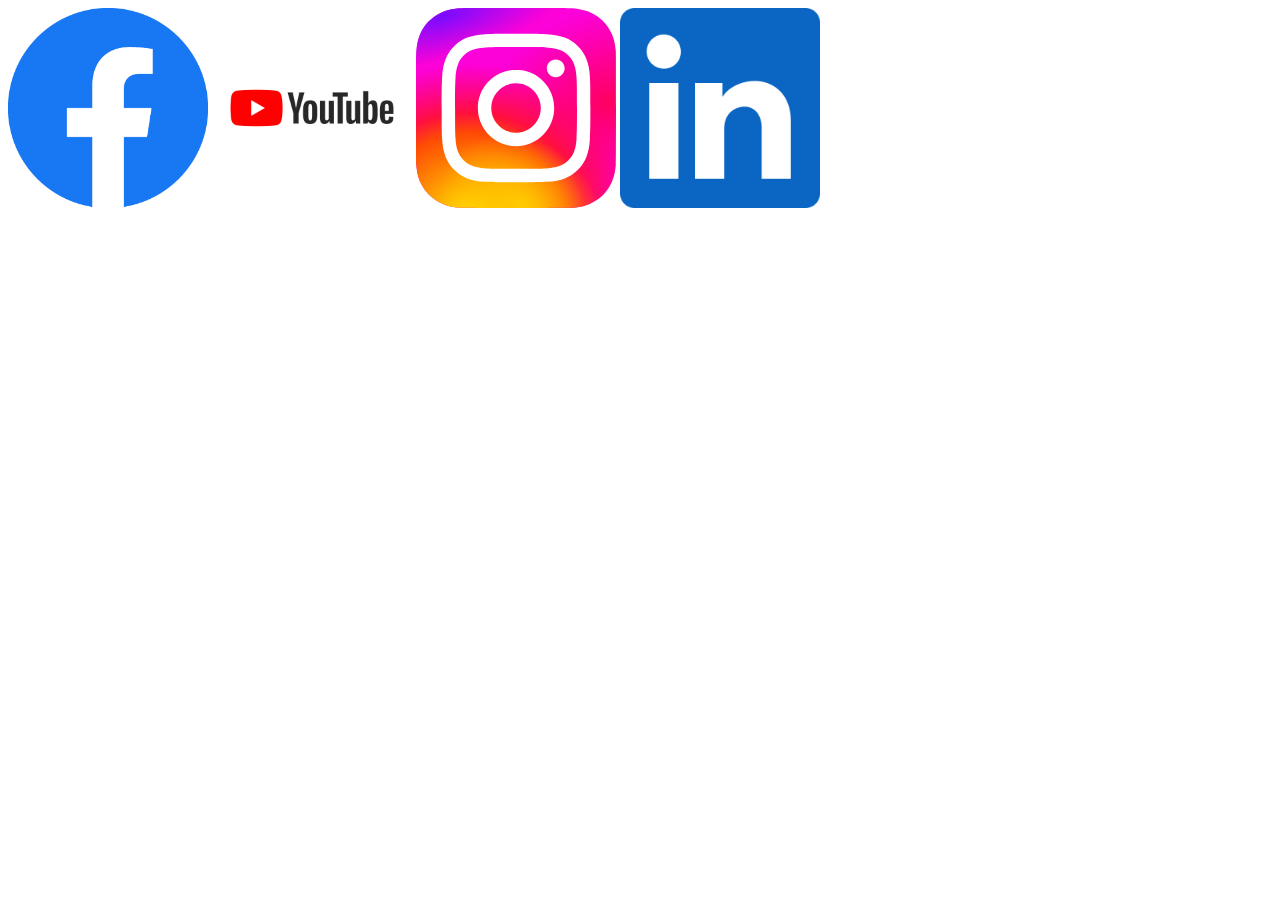
<file: galeria.html>
<!DOCTYPE html>
<html lang="en">
<head>
    <meta charset="UTF-8">
    <meta name="viewport" content="width=device-width, initial-scale=1.0">
    <title>Document</title>
</head>
<style>
    a{
        text-decoration: none;
    }
    img{
        width: 200px;
    }
</style>
<body>
    <section>
        <div>
            <a href="https://facebook.com" target="_blank">
                <img src="images/fb.png" alt=""/>
            </a>
            <a href="https://youtube.com" target="_blank">
                <img src="images/yt.png" alt=""/>
            </a>
            <a href="https://instagram.com" target="_blank">
                <img src="images/instagram.svg" alt=""/>
            </a>
            <a href="https://linkedin.com" target="_blank">
                <img src="images/linkedin.png" alt=""/>
            </a>
        </div>
    </section>
</body>
</html>
</file>
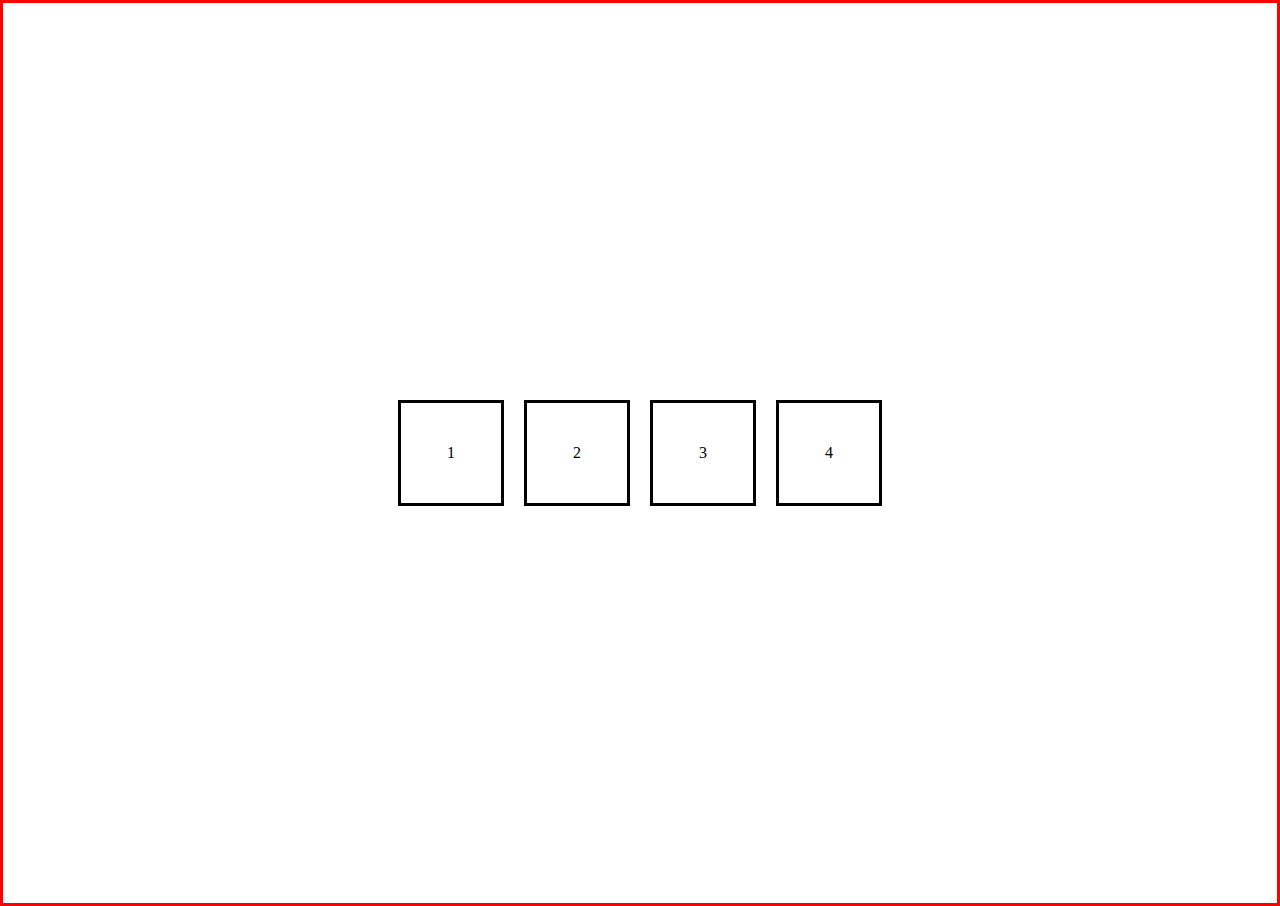
<file: semana 3/flex.html>
<!DOCTYPE html>
<html lang="en">
<head>
    <meta charset="UTF-8">
    <meta name="viewport" content="width=device-width, initial-scale=1.0">
    <title>Flex - CSS</title>
    <link rel="stylesheet" href="./flex.css">
</head>
<body>
    <section>
        <div>1</div>
        <div>2</div>
        <div>3</div>
        <div>4</div>
    </section>
</body>
</html>
</file>
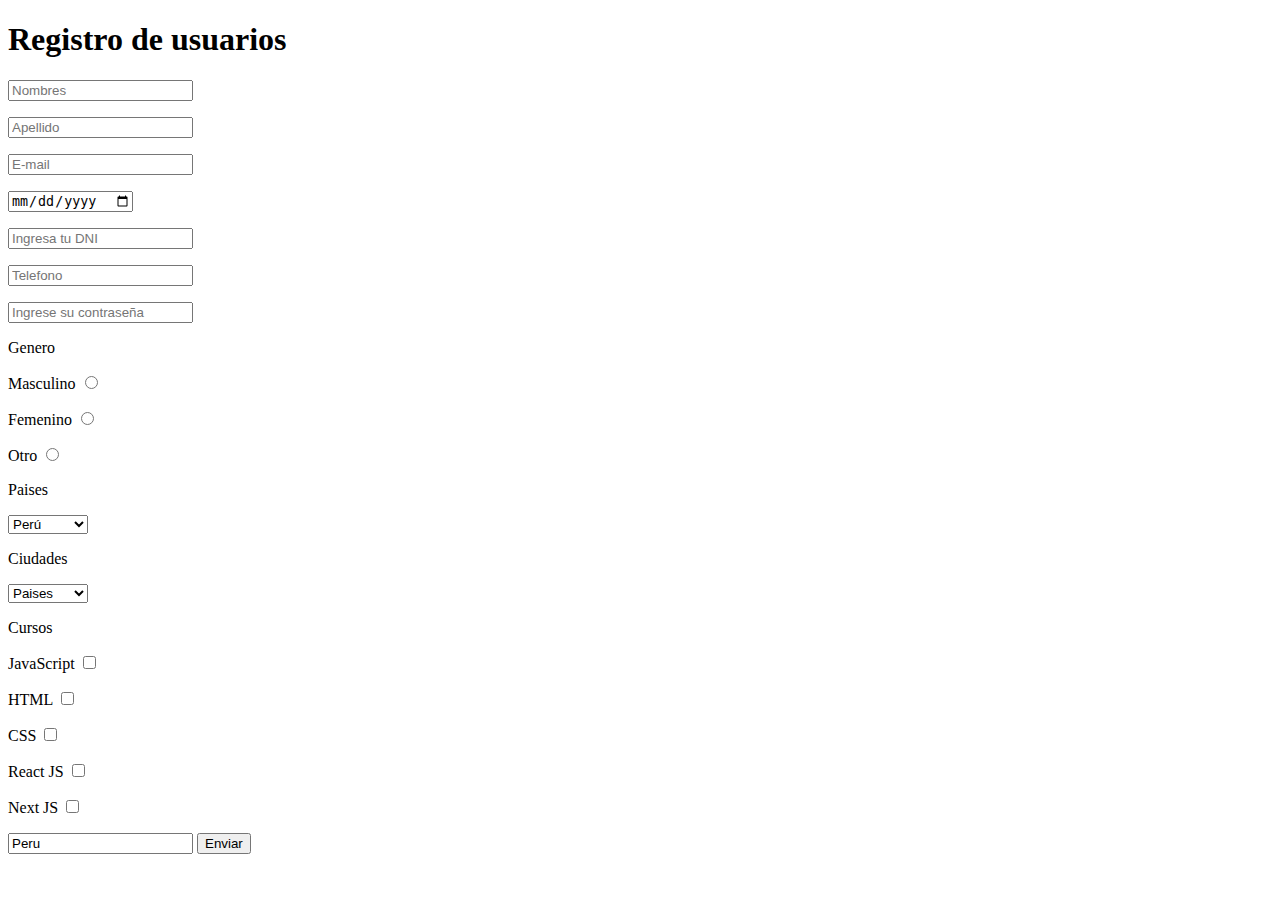
<file: semana2/formularios.html>
<!DOCTYPE html>
<html lang="en">
<head>
    <meta charset="UTF-8">
    <meta name="viewport" content="width=device-width, initial-scale=1.0">
    <title>Formularios</title>
</head>
<body>
    <h1>Registro de usuarios</h1>

    <form action="" method="">
       <!--
        Forma antigüa de hacerlo
        <label for="">
            Nombre
            <input type="text">
        </label>
        -->
        <p>
        <input type="text" placeholder="Nombres" name="nombre"/>
        </p>
        <p>
            <input type="text" placeholder="Apellido" name="apellido"/>
        </p>
        <p>
            <input type="email" placeholder="E-mail" name="email"/>
        </p>
        <p>
            <input type="date" placeholder="Fecha de nacimiento" name="fecha_de_nacimiento" />
        </p>
        <p>
            <input type="number" placeholder="Ingresa tu DNI" name="dni"/>
        </p>
        <p>
            <input type="tel" placeholder="Telefono" name="telefono"/>
        </p>
        <p>
            <input type="password" placeholder="Ingrese su contraseña" name="contraseña"/>
        </p>
        <p>
            <p>Genero</p>
            <p>
                <label for="">
                    Masculino
                    <input type="radio" name="genero"/>
                </label>
            </p>
            <p>
                <label for=""><!--en los radios si debe ir el value porque cuando se envíe al servidor se enviará el value-->
                    Femenino
                    <input type="radio" name="genero" value="masculino"/>
                </label>
            </p>
            <p> <!-- esta etiqueta: <p aria-label="Genero"> es para accesibilidad, para personas con discapacidades, esta etiqueta lee la web-->
                <label for="">
                    Otro
                    <input type="radio" name="genero" id="" value="femenino"/>
                </label>
            </p>
            <p>
                Paises
            </p>
            <select name="" id="">
                <option value="Peru">Perú</option> <!--en el value se llena lo que se enviará al servidor-->
                <option value="Argentina">Argentina</option>
                <option value="Chile">Chile</option>
                <option value="Colombia">Colombia</option>
            </select>
            <p>
                Ciudades
            </p>
            <select name="" id="">
                <option value="" disabled selected>Paises</option><!--Para que salga la palabra paises y no se pueda seleccionar-->
                <option value="Lima">Lima</option>
                <option value="Chiclayo">Chiclayo</option>
                <option value="Piura">Piura</option>
                <option value="Morrope">Morrope</option>
                <option value="Ferreñafe">Ferreñafe</option>
            </select>
            <p>
                Cursos
            </p>
            <p>JavaScript <input type="checkbox" name="curso_1" /></p>
            <p>HTML <input type="checkbox" name="curso_2" /></p>
            <p>CSS <input type="checkbox" name="curso_3" /></p>
            <p>React JS <input type="checkbox" name="curso_4" /></p>
            <p>Next JS <input type="checkbox" name="curso_5" /></p>
        </p>
        <input type="text" value="Peru" readonly><!--esto sólo está para lectura, no permite editar pero si se envía al servidor-->
        <!--a diferencia del disable que sólo se muestra pero no se envía al servidor-->
        <!--así se hacía antes<input type="submit">-->
        <button type="submit">Enviar</button> <!--cuando el botón está dentro de las etiquetas form (formulario) por defecto es tipo submit (si no se pondría el submit lo asumiría)-->
    </form>
        <!--el button fuera de la etiqueta form asume el tipo button por defecto-->
    
</body>
</html>
</file>
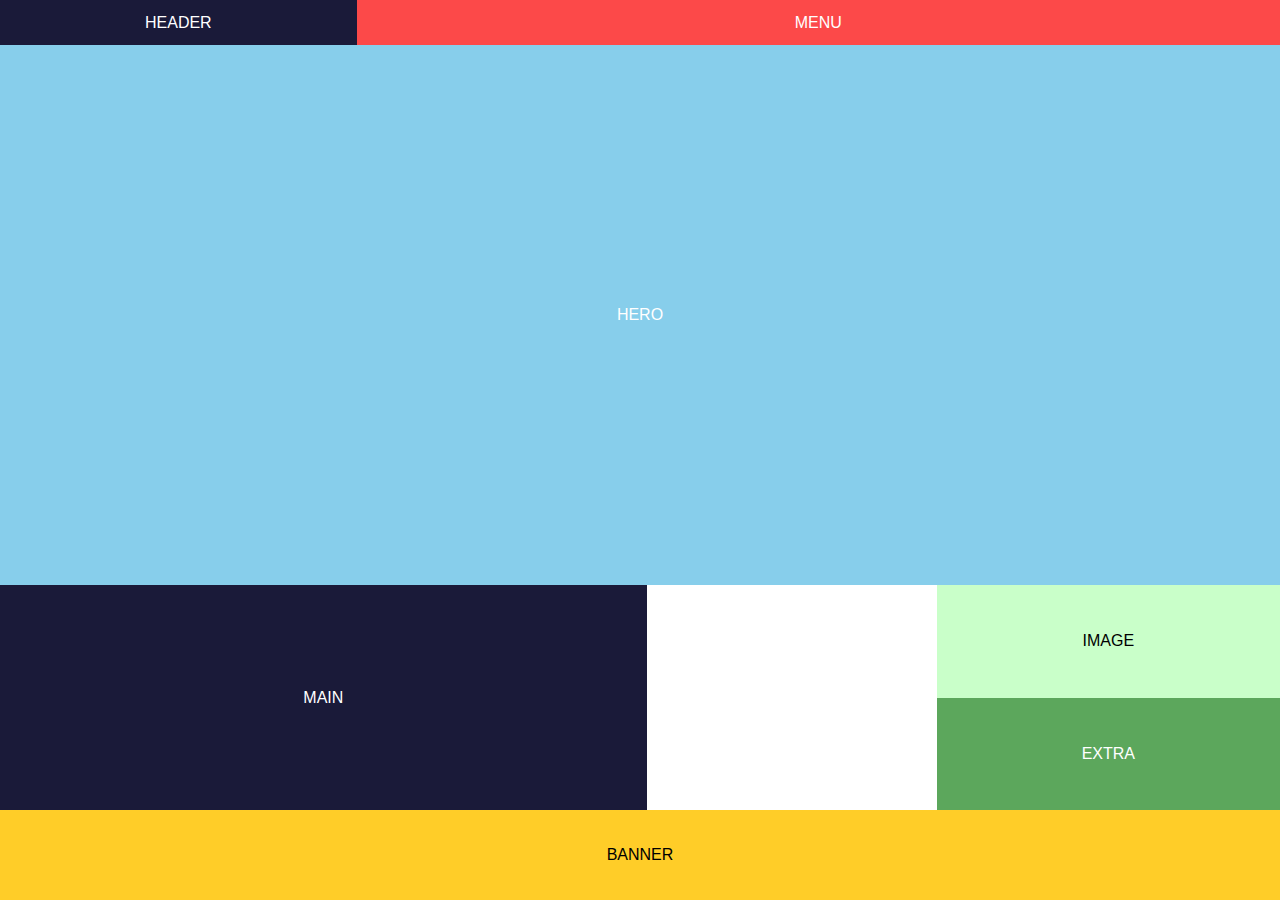
<file: semana4/grid.html>
<!DOCTYPE html>
<html lang="en">
<head>
    <meta charset="UTF-8">
    <meta name="viewport" content="width=device-width, initial-scale=1.0">
    <title>Usando grid</title>
    <link rel="stylesheet" href="./grid.css">
</head>
<body>
    <div class="container">
        <div class="header center">HEADER</div>
        <div class="menu center">MENU</div>
        <div class="hero center">HERO</div>
        <div class="main center">MAIN</div>
        <div class="empty center"></div>
        <div class="image center">IMAGE</div>
        <div class="extra center">EXTRA</div>
        <div class="banner center">BANNER</div>
    </div>
</body>
</html>
</file>
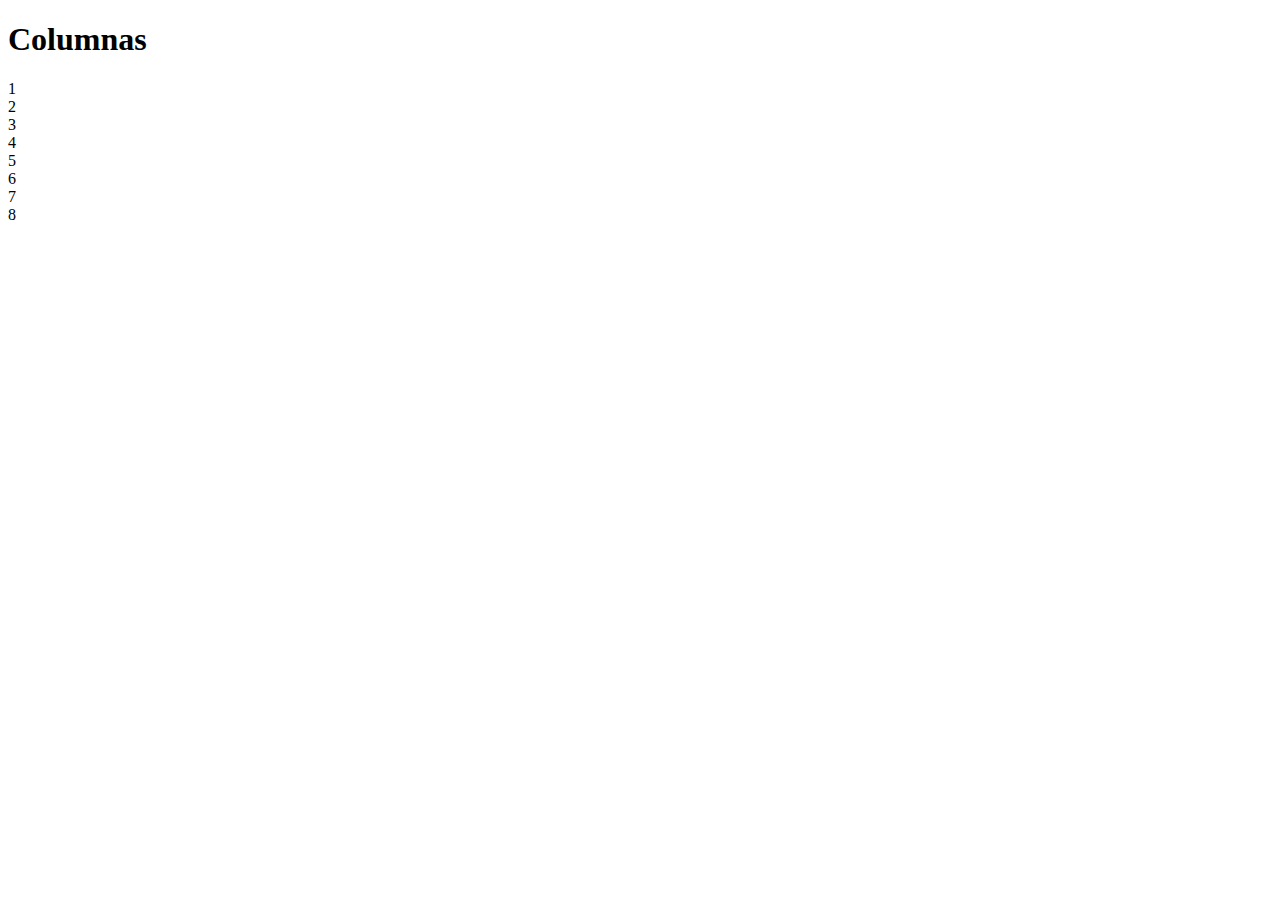
<file: semana5/columns.html>
<!doctype html>
<html lang="en">
  <head>
    <meta charset="utf-8">
    <meta name="viewport" content="width=device-width, initial-scale=1">
    <title>Bootstrap demo</title>
    <link href="https://cdn.jsdelivr.net/npm/bootstrap@5.3.1/dist/css/bootstrap.min.css" rel="stylesheet" integrity="sha384-4bw+/aepP/YC94hEpVNVgiZdgIC5+VKNBQNGCHeKRQN+PtmoHDEXuppvnDJzQIu9" crossorigin="anonymous">
  </head>
  <body>
    <main class="container mt-4 border">
        <h1>Columnas</h1>
        <!-- columnas: siempre debe haber un div padre con clase row -->
        <div class="row border border-danger">
            <div class="col-lg-2 col-md-3 col-6 p-3 border border-primary">1</div> <!--para el responsive se usa col nada más ... lg md y otros según tamaño de pantalla-->
            <div class="col-lg-2 col-md-3 col-6 p-3 border border-primary">2</div>
            <div class="col-lg-2 col-md-3 col-6 p-3 border border-primary">3</div>
            <div class="col-lg-2 col-md-3 col-6 p-3 border border-primary">4</div>
            <div class="col-lg-2 col-md-3 col-6 p-3 border border-primary">5</div>
            <div class="col-lg-2 col-md-3 col-6 p-3 border border-primary">6</div>
            <div class="col-lg-2 col-md-3 col-6 p-3 border border-primary">7</div>
            <div class="col-lg-2 col-md-3 col-6 p-3 border border-primary">8</div>
        </div>
    </main class="container">
    <script src="https://cdn.jsdelivr.net/npm/bootstrap@5.3.1/dist/js/bootstrap.bundle.min.js" integrity="sha384-HwwvtgBNo3bZJJLYd8oVXjrBZt8cqVSpeBNS5n7C8IVInixGAoxmnlMuBnhbgrkm" crossorigin="anonymous"></script>
  </body>
</html>
</file>
<file: semana 3/reto-2/css/styles.css>
*{
    margin: 0;
    padding: 0;
}
body{
    font-family: 'Outfit', sans-serif;
}
.margin_top15{
    margin-top: 15px;
}
.margin_button15{
    margin-bottom: 15px;
}
.font_size{
    font-size: 12px;
}
.color_blanco{
    color:#ffffffff
}
.container{
    display: flex;
    align-items: center;/*alineación vertical*/
    justify-content: center;/*alineación horizontal*/
    height: 100vh;
    background-color: hsl(217, 54%, 11%);
}
.container_2{
    width: 100%;
    /* color: #ffffffff; */
    display: flex;
    justify-content:space-between;
    margin-bottom: 10px;
}
.container_3{
    display: flex;
    justify-content: left;/*alineación horizontal*/
    align-items: center;
    border-top: 1px solid hsl(215, 32%, 27%);
    padding-top: 15px;
}
.box{
    background-color: hsl(216, 50%, 16%);
    padding: 16px;
    border-radius: 25px;
    width: 17%;
    text-align:left;
}
.box_2{
    display: flex;
    justify-content: center;
}
.img{
    width: 100%;
    border-radius: 16px;
}
.title{
    font-size: 14px;
    font-weight: 600;
}
.p1{
    font-weight: 100;
}
.p2{
    color: aqua;
    font-weight: 600;
}
.p3{
    font-weight: 600;
    margin-left: 5px;
}
.img_chicas_1{
    margin-right: 8px;
    height: 12px;
}
.img_chicas_2{
    height: 20px;
    border: 1px solid #ffffffff;
    border-radius: 100px;
    margin-right: 10px; 
}
</file>
<file: semana 3/reto-3/css/fonts.css>
/*importando una fuente local con @font-face*/
@font-face {
    font-family: "Ubuntu";
    src: url("../assets/fonts/Ubuntu-Regular.ttf");
    font-weight: 400;
}

@font-face {
    font-family: "Ubuntu";
    src: url("../assets/fonts/Ubuntu-Medium.ttf");
    font-weight: 500;
}
@font-face {
    font-family: "Ubuntu";
    src: url("../assets/fonts/Ubuntu-Bold.ttf");
    font-weight: 700;
}
</file>
<file: semana 3/reto-3/css/styles.css>
*{
    margin: 0;
    padding: 0;
}
body{
    font-family: "Ubuntu","sans-serif";
}
/*hacer un mini tailwild: es decir hacer clases genéricas y reutilizarlas*/
.flex{
    display: flex;
}
.radius-md{
    border-radius: 20px;
}
.text_white{
    color: #fff;
}
.uppercase{
    text-transform: uppercase;
}
.padding_25{
    padding: 25px;
}
.padding_20{
    padding: 20px;
}
.container{
    background-color: hsl(231, 11%, 63%);
    height: 100vh;
    align-items: center;
    justify-content: center;
}
.container_box{
    background-color: #fff;
    height: 70vh;
    width: 60%;
    gap: 60px;
}
.container_box > div:first-child{ /*el > para especificar que solo al primer hijo*/
    width: 25%;
    background: url(../assets/images/bg-sidebar-desktop.svg);
    background-repeat: no-repeat;
    background-size: cover;/*crece para ocupar todo el espacio*/
    background-position: center; /*Se usa para mover la imagen dentro del eje*/
}
.step_container{
    gap: 20px;
    align-items: center;
    margin-bottom: 40px;
}
.step_circle{
    border: solid #fff 1px;
    padding: 9px;
    border-radius: 50px;
    width: 20px;
    height: 20px;
    display: block;
    text-align: center;
    color: #fff;
    cursor: pointer;
}
.step_circle:hover{
    color: #000;
    background-color: hsl(206,94%,87%);
}
.step_title{
    color: hsl(217, 100%, 97%);
    font-size: 13px;
}
.step_decription{
    font-weight: bold;/*bold = 700*/
    color: #fff;
    margin-top: 5px;
    letter-spacing: 1px;
}

.title_info{
    font-size: 36px;
}
.description_info{
    margin-top: 10px;
    color: hsl(229, 24%, 87%);
    font-size: 12px;
}
.container_input{
    display: flex;
    flex-direction: column;
    gap: 10px;
    margin-top: 20px;
}
.container_input >input{
    font-family: "Ubuntu", sans-serif;
    padding: 12.5px;
    font-size: 16px;
    border: solid 1px hsl(229, 24%, 87%);
    border-radius: 6px;
    outline: none;
    cursor: pointer;
}
.container_input_span{
    color: hsl(213, 96%, 18%);
}
.container_input > input:hover{
    border: solid 1px;
    color: hsl(243, 100%, 62%);
}
.button_container{
    display: flex;
    justify-content: end;
}
.button{
    margin-top: 10px;
    background-color: hsl(213, 96%, 18%);
    color:#fff;
    border-radius: 15px;
    padding: 15px 25px;/* eje X - eje Y*/
    font-size: 16;
    font-family: "Ubuntu", sans-serif;
    border: none;
}
@media only screen and (max-width: 600px) {
    .padding_25{
        padding: 0;
    }
    .padding_20{
        padding: 0;
    }
    .radius-md{
        border-radius: 0;
    }
    .container{
        background-color: #000;
        height: auto;
    }
    .container_box{
        flex-direction: column;
        width: 100%;
        border-radius: 0;/*siempre cero, porque los móbiles no tienen un border radius*/
        gap:0;
        background-color: hsl(229, 24%, 87%);
        height: 100vh;
    }
    .step_container{
        display: flex;
        align-items: center;
        justify-content: center;
        margin-bottom: 0;
    }
    .step_title{
        display: none;/*para que no se muestre*/
    }
    .step_decription{
        display: none;
    }
    .step_circle{
        width: 10px;
        height: 10px;
        display: flex;
        align-items: center;
    }
    .container_box > div:first-child{
        width: 100%;
        background: url("../assets/images/bg-sidebar-mobile.svg");
        background-repeat: no-repeat;
        background-size: cover;
        min-height: 150px;
        display: flex;
        align-items: center;
        justify-content: center;
    }
    .container_info{
        width: 80%;
        margin: auto;
        padding: 20px;
        margin-top: -30px;
        background-color: #fff;
        border-radius: 16px;

    }
}
</file>
<file: semana 3/reto-4/css/styles.css>
*{
    padding: 0;
    margin: 0;
}
body{
    font-family: 'Barlow', sans-serif;
    /* font-family: 'Fraunces', serif; */
    /* font-family: 'Outfit', sans-serif; */
}
.margin_i_nav{
    margin-left: 40px;
}
.flex{
    display: flex;
}
.letter_white{
    color:hsl(0, 0%, 100%);
}
.section_one{
    background-image: url("../assets/images/desktop/image-header.jpg");
    background-repeat: no-repeat;
    background-size: cover;
    background-position: center;
    height: 100vh;
}
.container_one{
    justify-content:space-between;
    padding: 25px;
}
.nav a{
    text-decoration: none;
    /* padding-left: 40px; */
    margin-block-start: 50px;
}
.nav a:hover{
    text-decoration: none;
    border-radius: 15px;
    background-color: #fff;
    color: #000;
    padding: 10px;
}
.title{
    margin-top: 65px;
    font-size: 36px;
    margin-bottom: 65px;
    font-weight: 600px;
    font-family: 'Fraunces', serif;
}
.section_two{
    height: 100vh;
    border: solid 1px;
}
.container_two{
    text-align: center;
    letter-spacing: 6px;
    text-transform: uppercase;
}
.conteiner_50{
    width: 100%;
    
    /* height: 50%; */
}
.img{
    /* height: 50%; */
    width: 100%;
}
.p_1{
    padding: 25%;
    color: hsl(232, 10%, 55%);
}
</file>
<file: semana2/dia 2/styles.css>
/*por elemento */
body{
    background-color:aquamarine;
}
/* Para hacer comentarios, tbm puede hacerse con la tecla CTRL + llave de cierre (tbm sirve para el html) */
h1{
    color:blue;
    font-size: 80px;
}

/* selector por clase */
.selector_clase{
    color:red;
    font-size: 30px;
}

/* selector por id */
#selector_id{
    color:yellowgreen;
    font-size: 24px;
}

button{
    background-color: red;
    border-radius: 20px;
    padding: 10px; /*Paddin sirve para dar espacio interno desde los bordes hacia el centro*/
    /*Margin es para espacio externo desde el borde hacia afuera*/
    width: 150px;
    height: 50;
    border: none;
    transition: all 1.5s ease;
}

/*pseudo clase: define el estilo de estado de un elemento. Ejm: pasar el mouse sobre el button*/
button:hover{
    background-color: green;
}
.pseudo_clase_hover{
    font-size: 25px;
}
.pseudo_clase_hover:hover{
    color:blue;
    cursor: pointer;
}
.pseudo_clase_link_hover{
    text-decoration: none;
    font-size: 25px;
}
.pseudo_clase_link_hover:hover{
    text-decoration: underline;
}
.pseudo_clase_link_hover:active{
    font-size:40px;
    color:orange;
}
.pseudo_clase_link_hover:focus{
    color:violet;
    border: 2px dotted #444;
}
input:active{
    background-color:yellow;
}
input:focus{
    background-color: blue;
}
/*pseudoclase aplicada al primer y último hijo*/
.hijos_pseudo p:first-child{
    background-color: red;
}
.hijos_pseudo p:last-child{
    background-color: blue;
}
.hijos_pseudo p:nth-child(3){ /*nth-chield (N) -> donde N es el número del hijo que se le quiere aplicar la propiedad*/
    background-color: orange;
}
.hijos_pseudo p:nth-child(4){
    background-color: tomato;
}
/*Cambiando el color a todos los hijos pares*/
.hijos_pseudo p:nth-child(2n){
    background-color: green;
}
/*Cambiando el color a todos los hijos impares*/
.hijos_pseudo p:nth-child(2n-1){
    background-color: blueviolet;
}
/*Pseudo elementos -> ::before*/
.prueba_before::before{
    content: 'hola ';
    color:red;
    font-size: 30px;
    width: 12px;
    height: 12px;
    background-color: yellow;
    padding: 6px;
}
/*Pseudo elementos -> ::after*/
.prueba_after::after{
    content: 'hola';
    color:yellow;
    background-color: blue;
    width: 12px;
    height: 12px;
    padding: 6px;
}
/*Pseudo elementos -> ::first-letter */ 
.prueba_first_letter::first-letter{
    color:red;
    font-size: 34px;
    text-decoration: underline;
}
/* el valid trabaja de la mano con el required, valid = todos menos los required*/
.input1:required{
    border: 1px solid red;
}
input:valid{
    background-color: blue;
    color: white;
}
input:invalid{
    background-color: red;
    color: white;
}
.padre ul li:nth-child(3){
    background-color: orange;
}
.padre ul .selecciona_este_li{
    background-color: green;
}
.padre li:nth-child(4){
    background-color: aqua;
}
/*Forma más recomenda es usar una única clase*/
.selecciona_este_li{
    background-color: gold;
}
/*Herencias*/
.container{
    color: blue;
    font-size: 10px;
    border: 1px solid green;
}
.child{
    border: inherit;/*Para que herede las propiedades del padre*/
    font-size: initial;/*Con initial es para que no herede las propiedades del padre, en este caso toma el valor inicial de html (16px por defecto)*/
}
/*Cascada*/
.mi_parrafo{
    padding: 10px;
    color: red;
}
.mi_parrafo{
    background-color: grey;
    color: blue;
}/*Por la cascada primero se aplica el color rojo y luego el azul (lo último reescribe a la propiedad anterior)*/

/*Unidades de medidas

    Unidades de medida absolutas: son aquellas que no cambian. Ejm: Pixeles
    Unidades de medida relativa: si van a cambiar de acuerdo al dispositivo, contenido, tamaño del navegador Ejm rem, em, vw, vh, otras
*/
.caja_1{
    background-color: brown;
    width: 300px;
    height: 300px;
}
.caja_2{
    background-color: blue;
    width: 50%;
    font-size: 30px;
}
.caja_3{
    background-color: red;
    width: 50%;
    font-size: 20px;
    /*
    font-size: 1em; donde el 1em toma el valor del elemento más cercano, para este caso la caja 2 (30px)
    1rem; donde 1rem toma el valor de la raiz, que es 16px de forma predeterminada
    */
}
</file>
<file: semana4/reto-5/css/styles.css>
*{
    margin: 0;
    padding: 0;
}
body{
    font-family: "Alata", sans-serif;
}
.principal_section{
    background: url("../assets/desktop/image-hero.jpg");
    background-size: cover;/*ocupa todo el ancho de la pantalla*/
    background-repeat: no repeat;/*para que no repita la imagen*/
    padding: 60px;
    font-family: "Josefin Sans", sans-serif;
}
.nav{
    display: flex;
    justify-content: space-between;/*separa con espacio en medio*/
    align-items: center;/*alinea al centro en vertical*/
}
.nav_list{
    display: flex;
    list-style: none;/*quito los puntos de la lista*/
    gap: 25px;
    color: #fff;
}
.hero > div{
    border: solid #fff;
    padding: 20px;
    width: 25%;
    margin-top: 100px;
    word-wrap: break-word; /*truco para que no se rompa el texto cuando se achique la pantalla, en otras palabras que las letras no salgan del padre (div)*/
}
.hero > div > h1{
    color: #fff;
    font-weight: normal;
    font-size: 60px;
}
.main{
    width: 1040px;
    margin: auto;
}
.article_section{
    display: flex;
    justify-content: space-between;
    margin-top: 60px;
    margin-bottom: 60px;
}
.article_container{
    align-self: end; 
    width: 35%;
    margin-left: -150px;
    background-color: #fff;
    padding: 60px 0px 0 80px;  
}
.article_container h2{
    font-size: 40px;
    font-family: "Josefin Sans", sans-serif;
    padding-bottom: 40px;
}
/* .gallery div{
    position: relative;
*/
.gallery_title{
    display: flex;
    justify-content: space-between;
    margin-bottom: 60px;
}
.gallery_title h2{
    font-family: "Josefin Sans", sans-serif;
    font-size: 30px;
}
.gallery_title button{
    color: #000;
    padding: 10px 25px 10px 25px;
    border: solid 1px #000;
    background-color: #fff;
    cursor: pointer;
    text-transform: uppercase;
    letter-spacing: 3px;
}
.gallery_title button:hover{
    color: #fff;
    background-color: #000;
}
.gallery{
    display: grid;
    grid-template-columns: repeat(4, 1fr);
    grid-template-rows: repeat(2, 40vh);
    justify-content: space-between;
    gap: 20px;
}
.gallery div{
    background-repeat: no-repeat;
    background-size: cover; /*contein -> para que la foto se achique*/
    color: #fff;
    display: flex; 
    align-items: end;
    cursor: pointer;
}
.gallery div:hover{
    /*opacity: 0.5;   afecta tmb al texto */
    color: #000;
    box-shadow: inset 0 0 0 1000px rgba(255,255,255,0.8);
}
.earth{
    background: url("../assets/desktop/image-deep-earth.jpg");
    }
.soccer{
    background: url("../assets/desktop/image-soccer-team.jpg");
}
.arcade{
    background: url("../assets/desktop/image-night-arcade.jpg");
}
.race{
    background: url("../assets/desktop/image-grid.jpg");
}
.trip{
    background: url("../assets/desktop/image-from-above.jpg");
}
.sky{
    background: url("../assets/desktop/image-pocket-borealis.jpg");
}
.mars{
    background: url("..//assets/desktop/image-curiosity.jpg");
}
.wave{
    background: url("../assets/desktop/image-fisheye.jpg");
}
.gallery div h3{
    padding: 20px;
    font-size: 30px;
    font-family: "Josefin Sans", sans-serif;
    width: 20%;
}
.footer{
    /* width: 1040px; */
}
.footer_nav{
    margin-top: 60px;
    background: #000;
}
.footer_nav_list{
    list-style: none;
    color: #fff;
    display: flex;
    gap: 20px;
    width: 1040px;
}
@media screen and (max-width: 600px) {
    .principal_section{
        padding: 20px;
        background: url("../assets/mobile/image-hero.jpg");
        background-size: cover;
        background-repeat: no-repeat;
        height: 80vh;
    }
    .nav_list{
        /* visibility: hidden; es como decirle ahora eres invisible pero sigue ocupando un espacio */
        display: none;
    }
    .hero div{
        width: auto;
    }
    .hero div h1{
        font-size: 42px;
    }
    .main{
        width: 375px;
    }
    .article_section{
        flex-direction: column;
        align-items: center;
    }
    .article_section >div >img{
        width: 340px;
    }
    .article_container{
        margin-left: 0;
        padding: 0;
        width: auto;
        margin-top: 40px;
        text-align: center;
    }
    .article_container h2{
        font-size: 32px;
        padding-bottom: 20px;
    }
    .article_container p{
        width: 340px;
        margin: auto;
    }
    .gallery{
        grid-template-columns: 1fr; /* fr = fracción*/
        grid-template-rows: repeat(8, 15vh);
        margin: 20px;
    }
    .gallery div h3{
        font-size: 26px;
        width: 50%;
    }
    .earth{
        background: url("../assets/mobile/image-deep-earth.jpg");
        }
    .soccer{
        background: url("../assets/mobile/image-soccer-team.jpg");
    }
    .arcade{
        background: url("../assets/mobile/image-night-arcade.jpg");
    }
    .race{
        background: url("../assets/mobile/image-grid.jpg");
    }
    .trip{
        background: url("../assets/mobile/image-from-above.jpg");
    }
    .sky{
        background: url("../assets/mobile/image-pocket-borealis.jpg");
    }
    .mars{
        background: url("..//assets/mobile/image-curiosity.jpg");
    }
    .wave{
        background: url("../assets/mobile/image-fisheye.jpg");
    }
}
</file>
<file: semana5/reto-6/css/style.css>
@font-face {
    font-family: Inter;
    src: url("../assets/fonts/static/Inter-Regular.ttf");
    font-size: 400;
}
@font-face {
    font-family: 'Inter';
    src: url("../assets/fonts/static/Inter-Bold.ttf");
    font-weight: 700;
}
@font-face {
    font-family: "Inter";
    src: url("../assets/fonts/static/Inter-ExtraBold.ttf");
    font-weight: 800;
}
body{
    font-family: "Inter", sans-serif;
}
.bg-primary{
    background-color: hsl(240, 100%, 5%) !important;
}
.text-principal{
    font-weight: 800;
    font-size: 70px;
}
.letter-3{
    letter-spacing: 3px;
}
</file>
<file: semana 3/flex.css>
*{ /* el * es para decir toda la página web */
    margin: 0;
    padding: 0;
}
section{
    display: flex;
    /* al usar display:flex activamos elementos: */
    justify-content: center; /*alinea elementos de forma horizotal*/
    /*justify-content: space-arrow es con espacio inicial y final ...  space-evenly; espacio final e inicial y los de enmedio del mismo tamaño
    center ... end ... star */
    align-items: center;/*Alinea elementos de forma vertical*/
    height: 100vh;
    /*vh = viewport hight para ocupar el espacio de la pantalla*/
    border: solid red;
    /*
    justify para horizontal
    align para vertical
    */
}
div{
    border: solid;
    height: 100px;
    width: 100px;
    margin: 10px;
    display: flex;
    align-items: center;
    justify-content: center;
}
</file>
<file: semana4/grid.css>
*{
    margin: 0;
    padding: 0;
}
body{
    font-family: Helvetica, sans-serif;
    color: #fff;
}
.center{
    display: flex;
    justify-content: center;
    align-items: center;
}
.container{
    display: grid;
    grid-template-areas: "header menu menu menu"
                        "hero hero hero hero"
                        "main main empty image"
                        "main main empty extra"
                        "banner banner banner banner";
}
.header{
    background-color: rgb(26, 26, 57);
    grid-area: header;
    height: 5vh;
}
.menu{
    background-color: rgb(252,73,73);
    grid-area: menu;
}
.hero{
    background-color: skyblue;
    grid-area: hero;
    height: 60vh;
}
.main{
    background-color: rgb(26, 26, 57);
    grid-area: main;
    height: 25vh;
}
.empty{
    background-color: #fff;
    grid-area: empty;
}
.image{
    background-color: rgb(201,255,201);
    color: #000;
    grid-area: image;
}
.extra{
    background-color: rgb(92,167,92);
    grid-area: extra;
}
.banner{
    background-color: rgb(255,205,40);
    grid-area: banner;
    height: 10vh;
    color: #000;
}
@media only screen and (max-width: 600px){
    .container{
        grid-template-areas: 
                            "header"
                            "menu"
                            "hero"
                            "main"
                            "banner"
                            "extra"
                            "image"
                            "empty";
    }
    
    .main{
        height: 20vh !important;
    }

    .container div{
        height: 10vh;

    } 
}
</file>
<file: semana 3/reto-1/css/styles.css>
/*Siempre procuremos empezar con un reset*/
*{
    margin: 0;
    padding: 0;
}
body{
    font-family: 'Outfit', sans-serif;
}
.container{
    display: flex;
    align-items: center;/*alineación vertical*/
    justify-content: center;/*alineación horizontal*/
    height: 100vh;
    background-color: hsl(212, 45%, 89%);
}
.box{
    /* background-color: white; */
    /* background-color: #fff; */
    /* background-color: rgb(255,255,255); */
    background-color: #ffffff;
    padding: 15px;
    border-radius: 25px;
    width: 20%;
    text-align: center;
}
.img{
    width: 100%;
    border-radius: 16px;
}
.title{
    margin-top: 25px;
    color: hsl(218, 44%, 22%);
}
.description{
    margin-top: 15px;
    margin-bottom: 20px;
    color: hsl(220, 15%, 55%);
}
.box div{
    padding-left: 10px;
    padding-right: 10px;
}
</file>
